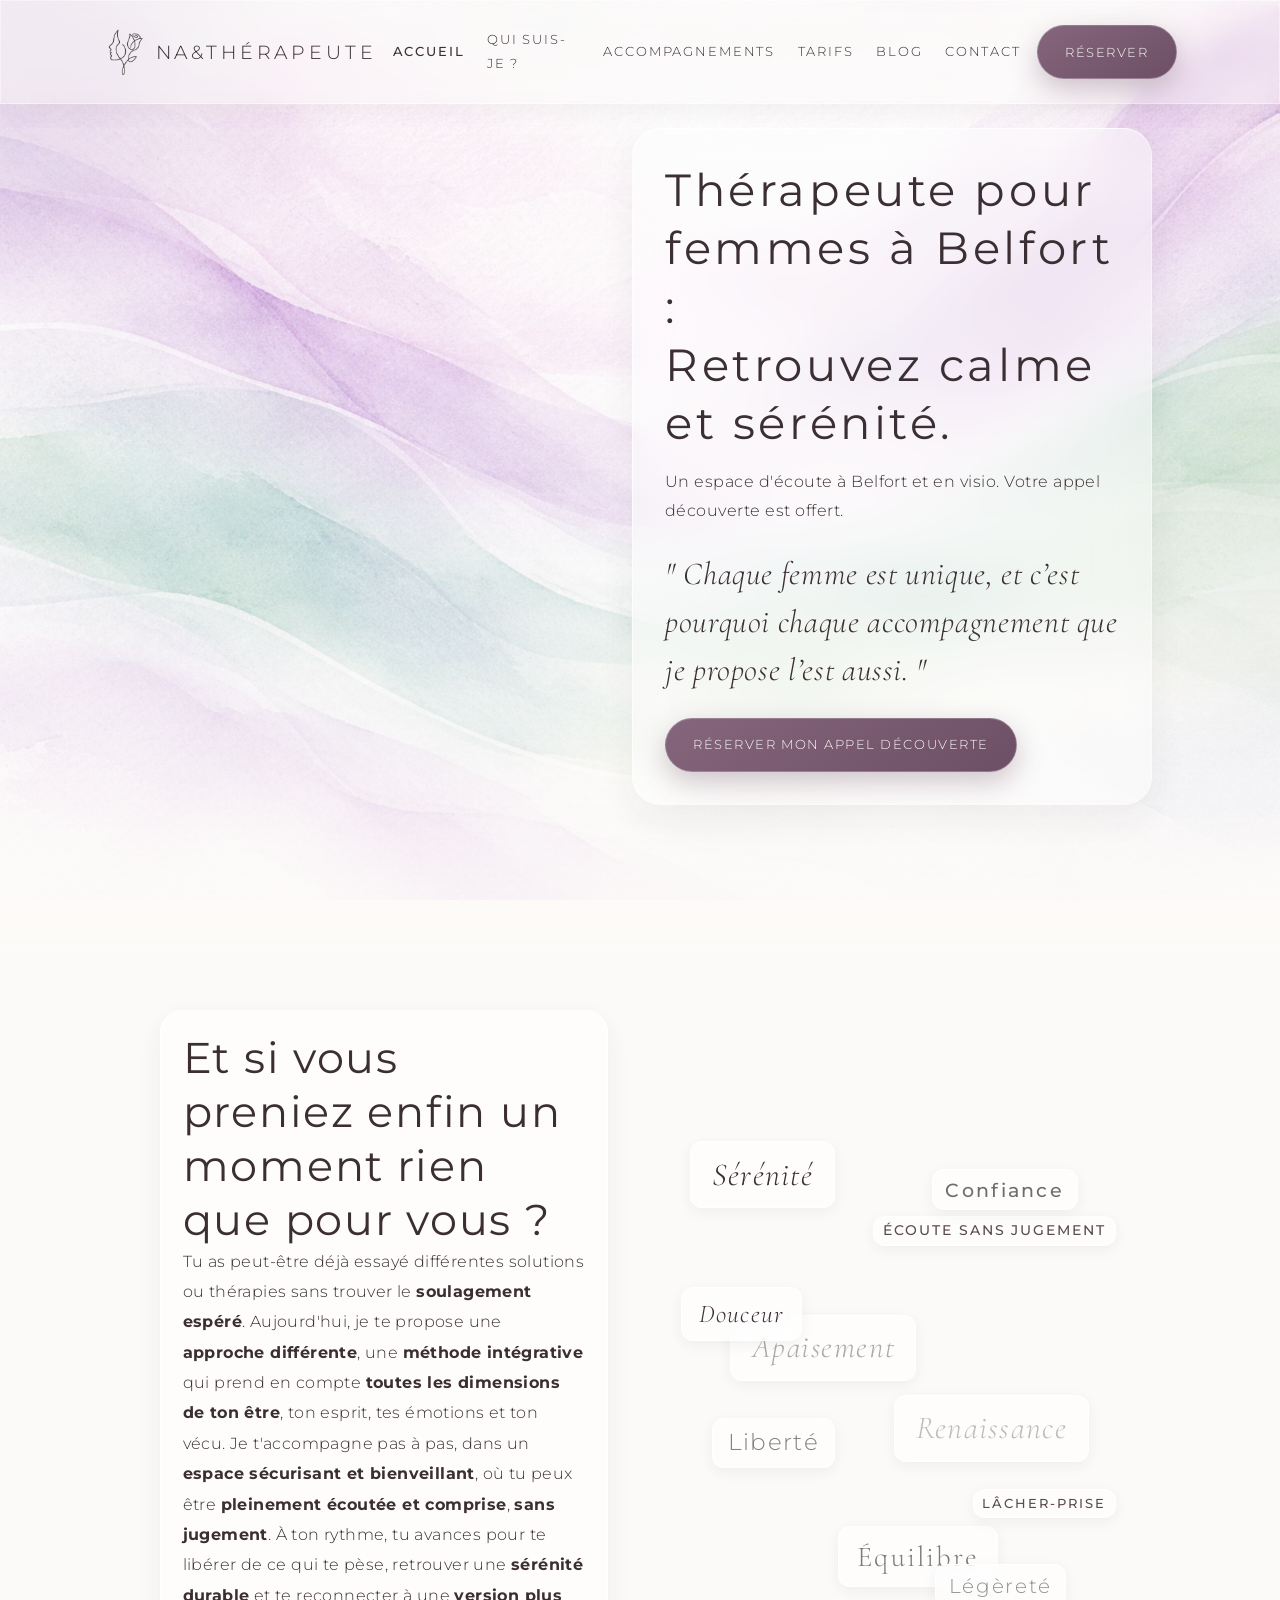
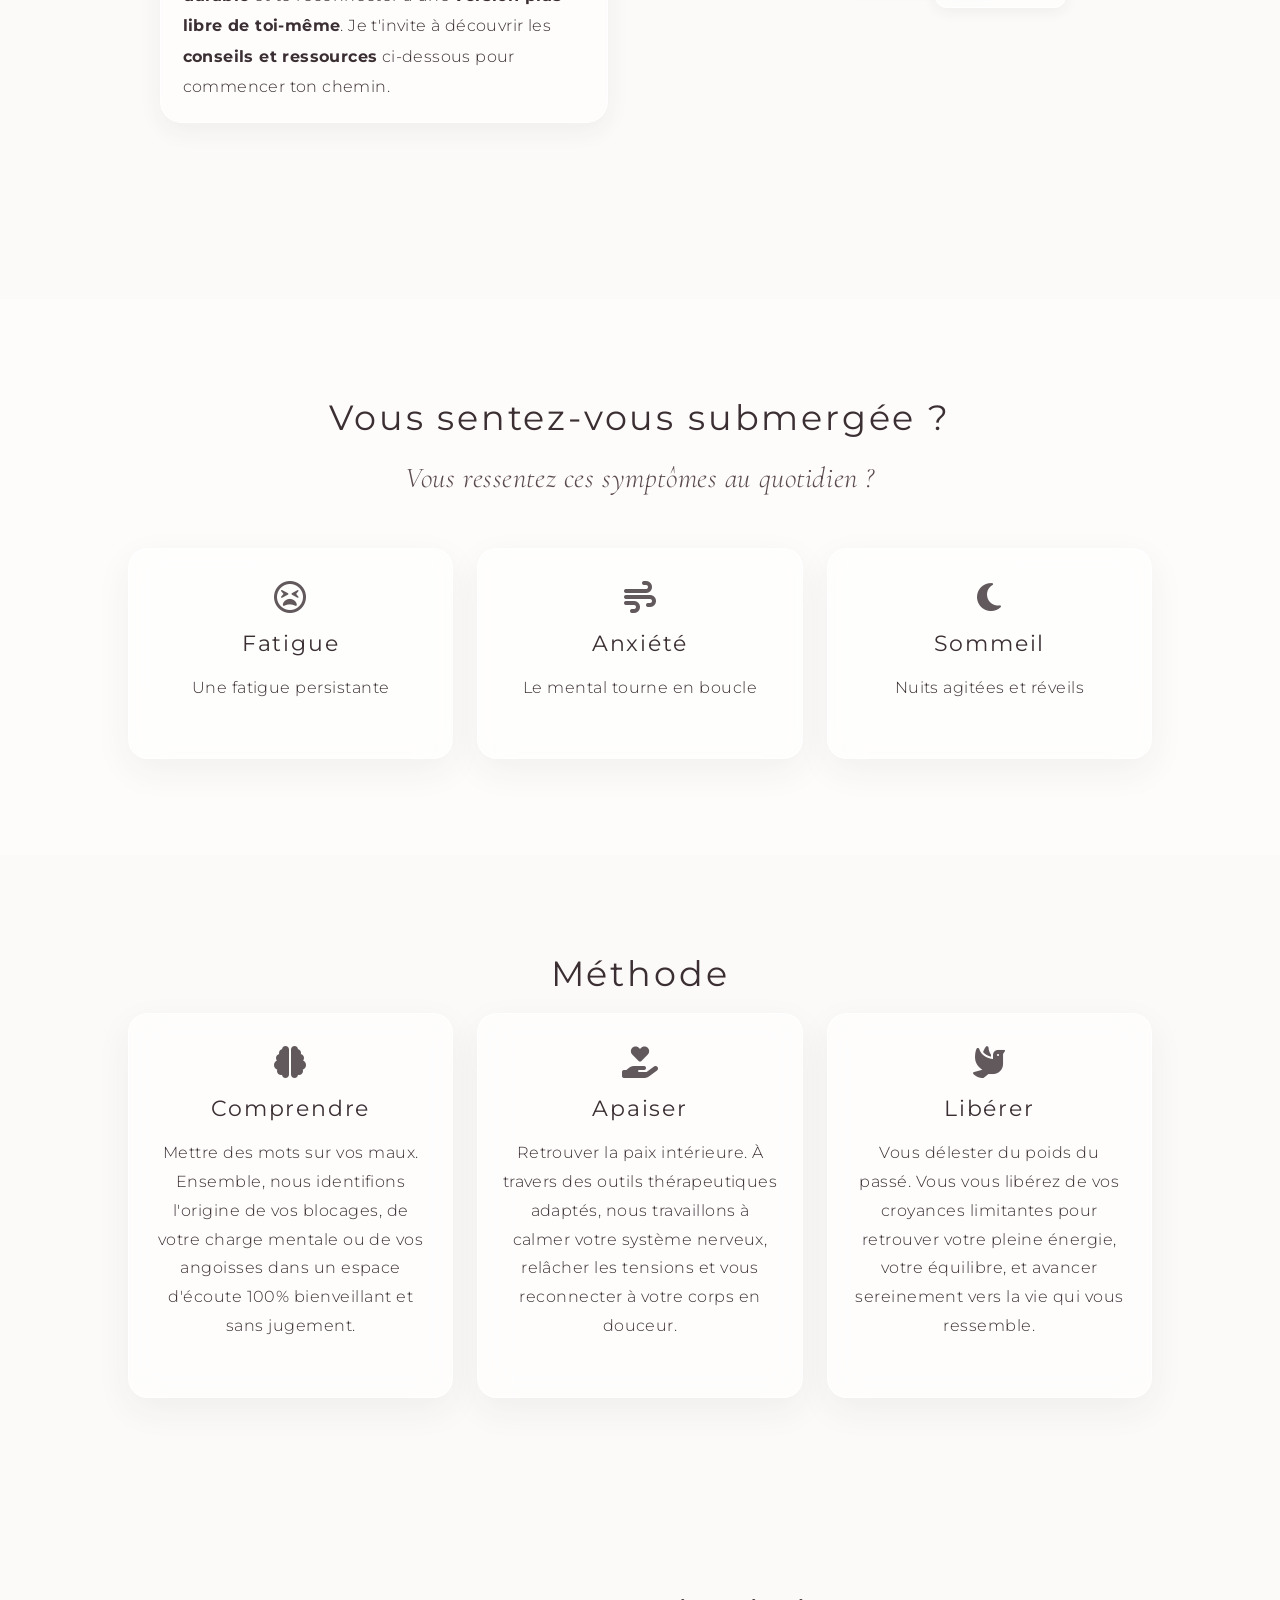
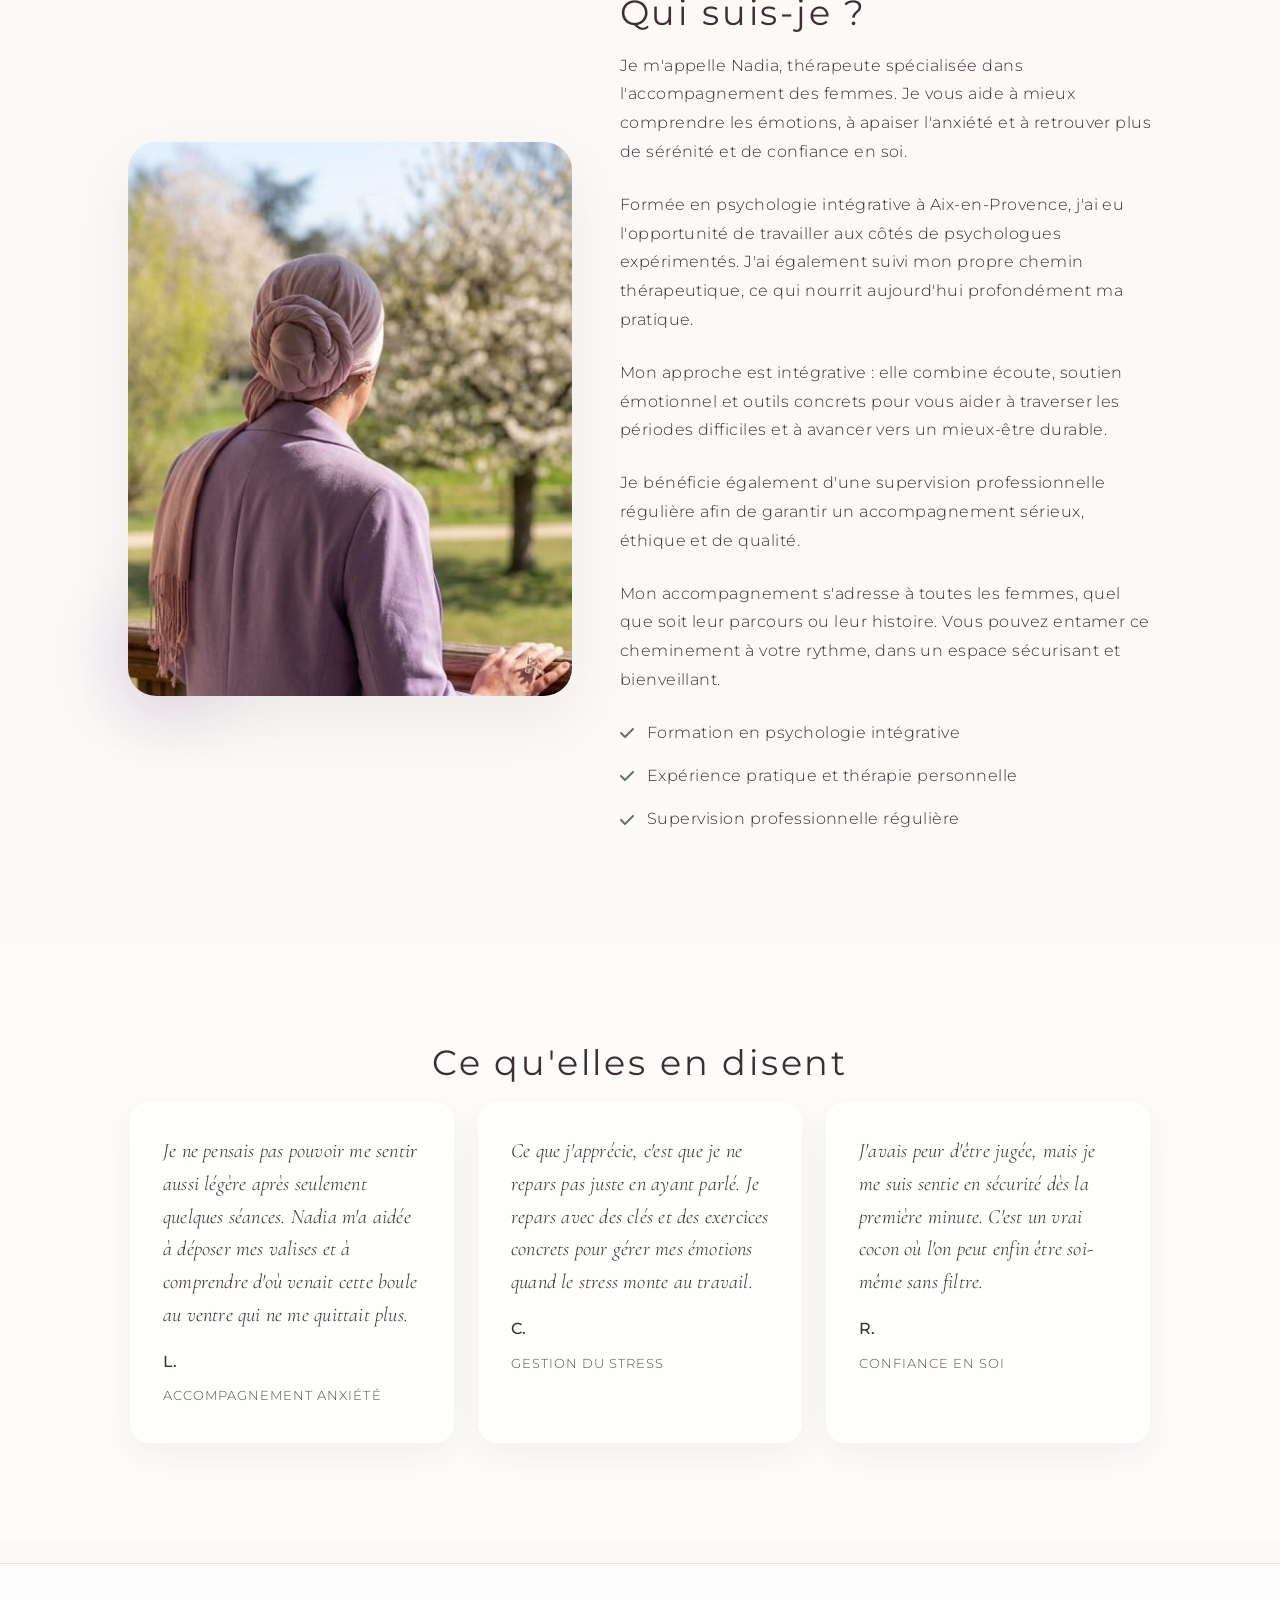
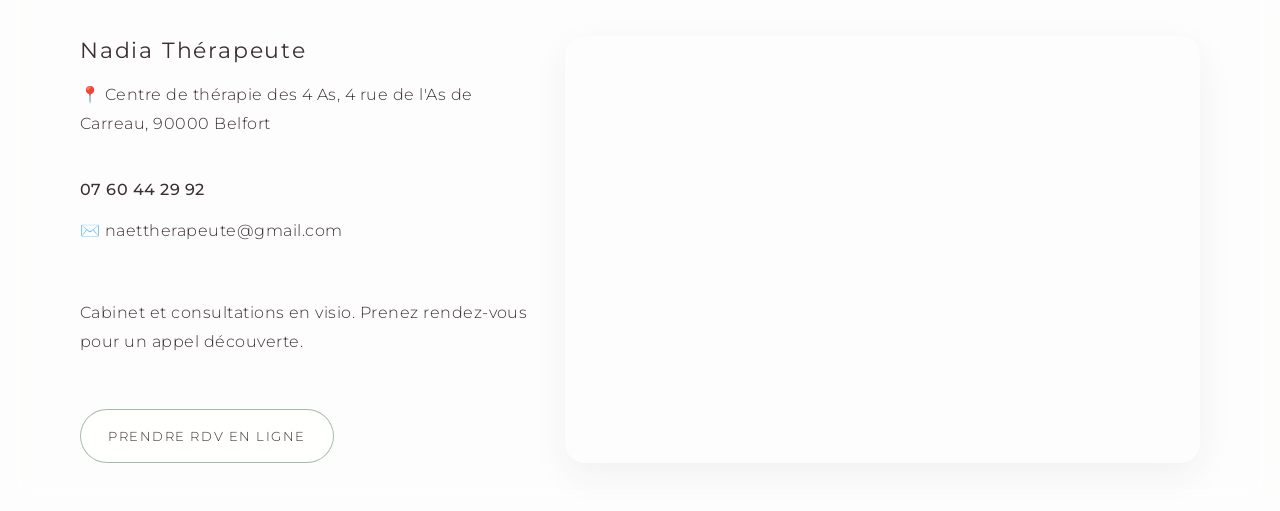
<file: index.html>
<!DOCTYPE html>
<html lang="fr">
<head>
    <meta charset="UTF-8">
    <meta name="viewport" content="width=device-width, initial-scale=1.0">
    <title>Thérapeute pour femmes à Belfort | Nadia Na&Thérapeute</title>
    <meta name="description" content="Thérapeute pour femmes à Belfort : gestion du stress, anxiété et burn-out. Cabinet et visio. Réservez votre appel découverte avec Nadia.">
    <link rel="stylesheet" href="style.css">
    <script type="application/ld+json">
    {
      "@context": "https://schema.org",
      "@type": "HealthAndBeautyBusiness",
      "name": "Nadia Thérapeute - Na&Thérapeute",
      "alternateName": "Centre de thérapie des 4 As",
      "description": "Thérapeute pour femmes à Belfort : accompagnement stress, anxiété, burn-out et confiance en soi.",
      "url": "https://www.nadia-therapeute-belfort.fr",
      "telephone": "+33760442992",
      "email": "naettherapeute@gmail.com",
      "address": {
        "@type": "PostalAddress",
        "streetAddress": "4 rue de l'As de Carreau",
        "addressLocality": "Belfort",
        "postalCode": "90000",
        "addressCountry": "FR"
      },
      "areaServed": [
        {
          "@type": "City",
          "name": "Belfort"
        },
        {
          "@type": "AdministrativeArea",
          "name": "France"
        }
      ],
      "serviceType": [
        "Thérapie pour femmes",
        "Gestion du stress",
        "Accompagnement burn-out",
        "Consultations en visio"
      ],
      "priceRange": "€€"
    }
    </script>
    
    <link rel="stylesheet" href="https://cdnjs.cloudflare.com/ajax/libs/font-awesome/6.4.0/css/all.min.css">
</head>
<body class="page-accueil">

    <div class="aquarelle-blob aquarelle-blob--mauve" aria-hidden="true"></div>
    <div class="aquarelle-blob aquarelle-blob--sauge" aria-hidden="true"></div>

    <header class="site-header">
        <a class="logo" href="index.html"><img src="llogo.png" alt="Logo Na&Thérapeute, thérapeute pour femmes à Belfort"> Na&Thérapeute</a>
        <button type="button" class="burger" aria-label="Menu"><span></span><span></span><span></span></button>
        <nav class="nav-links">
            <a href="index.html" class="active">Accueil</a>
            <a href="index.html#qui-suis-je">Qui suis-je ?</a>
            <a href="accompagenement.html">Accompagnements</a>
            <a href="tarif.html">Tarifs</a>
            <a href="blog-anxiete.html">Blog</a>
            <a href="contact.html">Contact</a>
        </nav>
        <a href="contact.html" class="btn-pill btn-primary">Réserver</a>
    </header>

    <main>
    <section class="hero" id="accueil">
        
        <video autoplay loop muted playsinline class="bg-video">
            <source src="Vidéo_d_animation_naturelle_sans_son.mp4" type="video/mp4">
        </video>
        
        <div class="video-overlay"></div>

        <div class="glass-card">
            <h1>Thérapeute pour femmes à Belfort :<br>Retrouvez calme et sérénité.</h1>
            <p>Un espace d'écoute à Belfort et en visio. Votre appel découverte est offert.</p>
            <p class="cursive">" Chaque femme est unique, et c’est pourquoi chaque accompagnement que je propose l’est aussi. "</p>
            <a href="contact.html" class="btn-pill btn-primary">Réserver mon appel découverte</a>
        </div>
    </section>

    <section class="intro-text">
        <div class="intro-layout">
            <div class="intro-grid">
                <div class="intro-message">
                    <div class="intro-card-item intro-card-title">
                        <h2>Et si vous preniez enfin un moment rien que pour vous&nbsp;?</h2>
                        <p>Tu as peut-être déjà essayé différentes solutions ou thérapies sans trouver le <strong>soulagement espéré</strong>. Aujourd'hui, je te propose une <strong>approche différente</strong>, une <strong>méthode intégrative</strong> qui prend en compte <strong>toutes les dimensions de ton être</strong>, ton esprit, tes émotions et ton vécu. Je t'accompagne pas à pas, dans un <strong>espace sécurisant et bienveillant</strong>, où tu peux être <strong>pleinement écoutée et comprise</strong>, <strong>sans jugement</strong>. À ton rythme, tu avances pour te libérer de ce qui te pèse, retrouver une <strong>sérénité durable</strong> et te reconnecter à une <strong>version plus libre de toi-même</strong>. Je t'invite à découvrir les <strong>conseils et ressources</strong> ci-dessous pour commencer ton chemin.</p>
                    </div>
                </div>
                <div class="intro-keywords keyword-cloud" aria-hidden="true">
                    <span class="keyword-word keyword-1">Sérénité</span>
                    <span class="keyword-word keyword-2">Écoute sans jugement</span>
                    <span class="keyword-word keyword-7">Douceur</span>
                    <span class="keyword-word keyword-3">Liberté</span>
                    <span class="keyword-word keyword-4">Apaisement</span>
                    <span class="keyword-word keyword-8">Renaissance</span>
                    <span class="keyword-word keyword-5">Équilibre</span>
                    <span class="keyword-word keyword-9">Lâcher-prise</span>
                    <span class="keyword-word keyword-6">Confiance</span>
                    <span class="keyword-word keyword-10">Légèreté</span>
                </div>
            </div>
        </div>
    </section>

    

    <section class="pain-section">
        <h2>Vous sentez-vous submergée ?</h2>
        <p class="subtitle cursive subtitle-cursive">Vous ressentez ces symptômes au quotidien ?</p>
        
        <div class="pain-grid">
            <div class="pain-item">
                <i class="fa-regular fa-face-tired pain-icon"></i>
                <h3>Fatigue</h3>
                <p>Une fatigue persistante</p>
            </div>
            <div class="pain-item">
                <i class="fa-solid fa-wind pain-icon"></i>
                <h3>Anxiété</h3>
                <p>Le mental tourne en boucle</p>
            </div>
            <div class="pain-item">
                <i class="fa-solid fa-moon pain-icon"></i>
                <h3>Sommeil</h3>
                <p>Nuits agitées et réveils</p>
            </div>
        </div>
    </section>

    <section class="method-section" id="methode">
        <h2>Méthode</h2>
        <div class="cards-grid">
    <article class="method-card">
        <i class="fa-solid fa-brain method-icon"></i>
        <h3>Comprendre</h3>
        <p>Mettre des mots sur vos maux. Ensemble, nous identifions l'origine de vos blocages, de votre charge mentale ou de vos angoisses dans un espace d'écoute 100% bienveillant et sans jugement.</p>
    </article>
    <article class="method-card">
        <i class="fa-solid fa-hand-holding-heart method-icon"></i>
        <h3>Apaiser</h3>
        <p>Retrouver la paix intérieure. À travers des outils thérapeutiques adaptés, nous travaillons à calmer votre système nerveux, relâcher les tensions et vous reconnecter à votre corps en douceur.</p>
    </article>
    <article class="method-card">
        <i class="fa-solid fa-dove method-icon"></i>
        <h3>Libérer</h3>
        <p>Vous délester du poids du passé. Vous vous libérez de vos croyances limitantes pour retrouver votre pleine énergie, votre équilibre, et avancer sereinement vers la vie qui vous ressemble.</p>
    </article>
</div>
    </section>
<section class="about" id="qui-suis-je">
        <div class="about-panel">
            <div class="about-img-box">
                <div class="about-circle-deco"></div>
                <img src="nadia.jpeg" alt="Nadia, thérapeute à Belfort, accompagnement stress et anxiété">
            </div>
            <div class="about-text">
                <h2>Qui suis-je ?</h2>
                <p>Je m'appelle Nadia, thérapeute spécialisée dans l'accompagnement des femmes. Je vous aide à mieux comprendre les émotions, à apaiser l'anxiété et à retrouver plus de sérénité et de confiance en soi.</p>
                <p>Formée en psychologie intégrative à Aix-en-Provence, j'ai eu l'opportunité de travailler aux côtés de psychologues expérimentés. J'ai également suivi mon propre chemin thérapeutique, ce qui nourrit aujourd'hui profondément ma pratique.</p>
                <p>Mon approche est intégrative : elle combine écoute, soutien émotionnel et outils concrets pour vous aider à traverser les périodes difficiles et à avancer vers un mieux-être durable.</p>
                <p>Je bénéficie également d'une supervision professionnelle régulière afin de garantir un accompagnement sérieux, éthique et de qualité.</p>
                <p>Mon accompagnement s'adresse à toutes les femmes, quel que soit leur parcours ou leur histoire. Vous pouvez entamer ce cheminement à votre rythme, dans un espace sécurisant et bienveillant.</p>
                <ul class="check-list">
                    <li><i class="fa-solid fa-check"></i> Formation en psychologie intégrative</li>
                    <li><i class="fa-solid fa-check"></i> Expérience pratique et thérapie personnelle</li>
                    <li><i class="fa-solid fa-check"></i> Supervision professionnelle régulière</li>
                </ul>
            </div>
        </div>
    </section>
    <section class="testimonials-section" id="temoignages" aria-label="Témoignages clients">
        <h2>Ce qu'elles en disent</h2>
        <div class="testimonials-grid">
            <article class="testimonial-card">
                <blockquote>Je ne pensais pas pouvoir me sentir aussi légère après seulement quelques séances. Nadia m'a aidée à déposer mes valises et à comprendre d'où venait cette boule au ventre qui ne me quittait plus.</blockquote>
                <cite>L.</cite>
                <span class="testimonial-meta">Accompagnement Anxiété</span>
            </article>
            <article class="testimonial-card">
                <blockquote>Ce que j'apprécie, c'est que je ne repars pas juste en ayant parlé. Je repars avec des clés et des exercices concrets pour gérer mes émotions quand le stress monte au travail.</blockquote>
                <cite>C.</cite>
                <span class="testimonial-meta">Gestion du stress</span>
            </article>
            <article class="testimonial-card">
                <blockquote>J'avais peur d'être jugée, mais je me suis sentie en sécurité dès la première minute. C'est un vrai cocon où l'on peut enfin être soi-même sans filtre.</blockquote>
                <cite>R.</cite>
                <span class="testimonial-meta">Confiance en soi</span>
            </article>
        </div>
    </section>
    </main>

    <footer class="site-footer" id="contact">
        <div class="footer-container">
            <div class="footer-info">
                <h3>Nadia Thérapeute</h3>
                <p>📍 Centre de thérapie des 4 As, 4 rue de l'As de Carreau, 90000 Belfort</p>
                <a href="tel:+33760442992" class="footer-phone">07 60 44 29 92</a>
                <p>✉️ naettherapeute@gmail.com</p>
                <br>
                <p>Cabinet et consultations en visio. Prenez rendez-vous pour un appel découverte.</p>
                <br>
                <a href="contact.html" class="btn-pill btn-outline">Prendre RDV en ligne</a>
            </div>
            <div class="map-wrapper">
                <iframe src="https://www.google.com/maps/embed?pb=!1m18!1m12!1m3!1d2693.3!2d6.8!3d47.6!2m3!1f0!2f0!3f0!3m2!1i1024!2i768!4f13.1!3m3!1m2!1s0x0%3A0x0!2zNDfCsDM2JzAwLjAiTiA2wrA0OCcwMC4wIkU!5e0!3m2!1sfr!2sfr!4v1600000000000!5m2!1sfr!2sfr" loading="lazy"></iframe>
            </div>
        </div>
    </footer>

    <script src="main.js"></script>
</body>
</html>
</file>
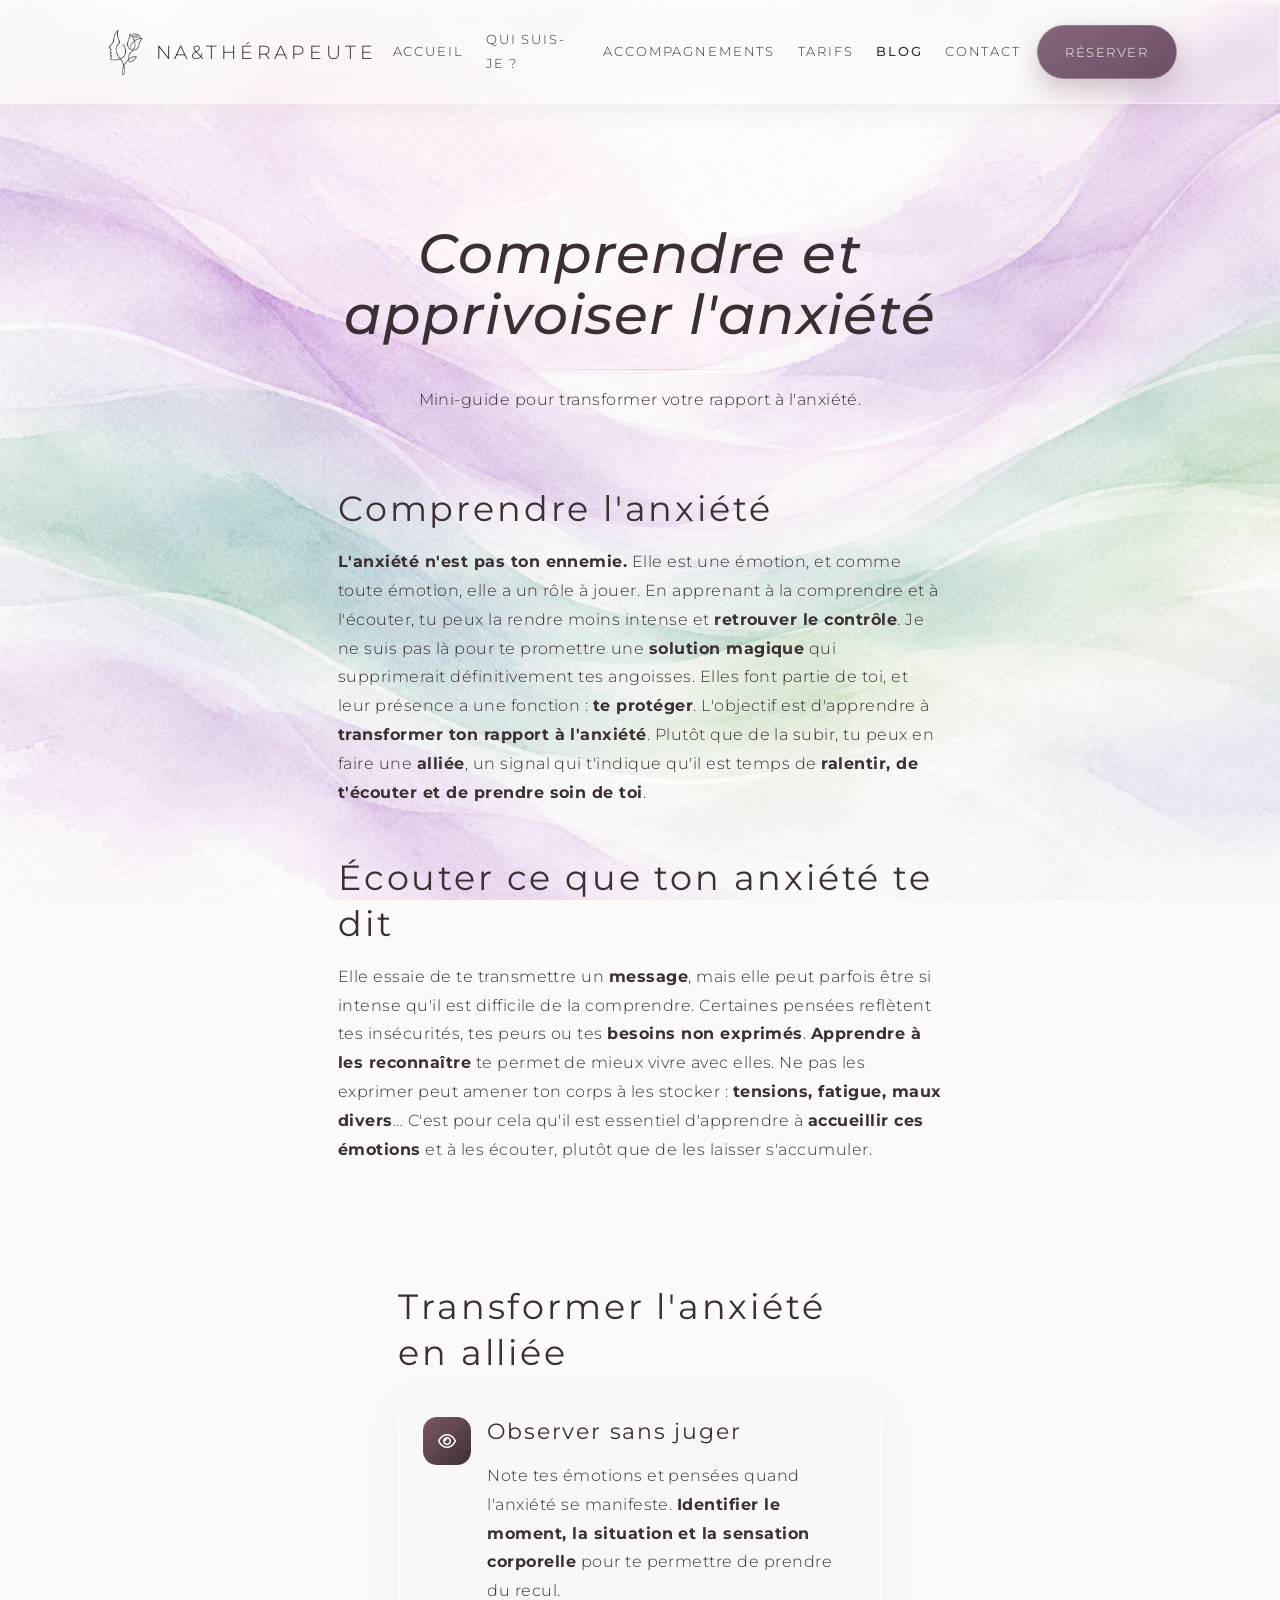
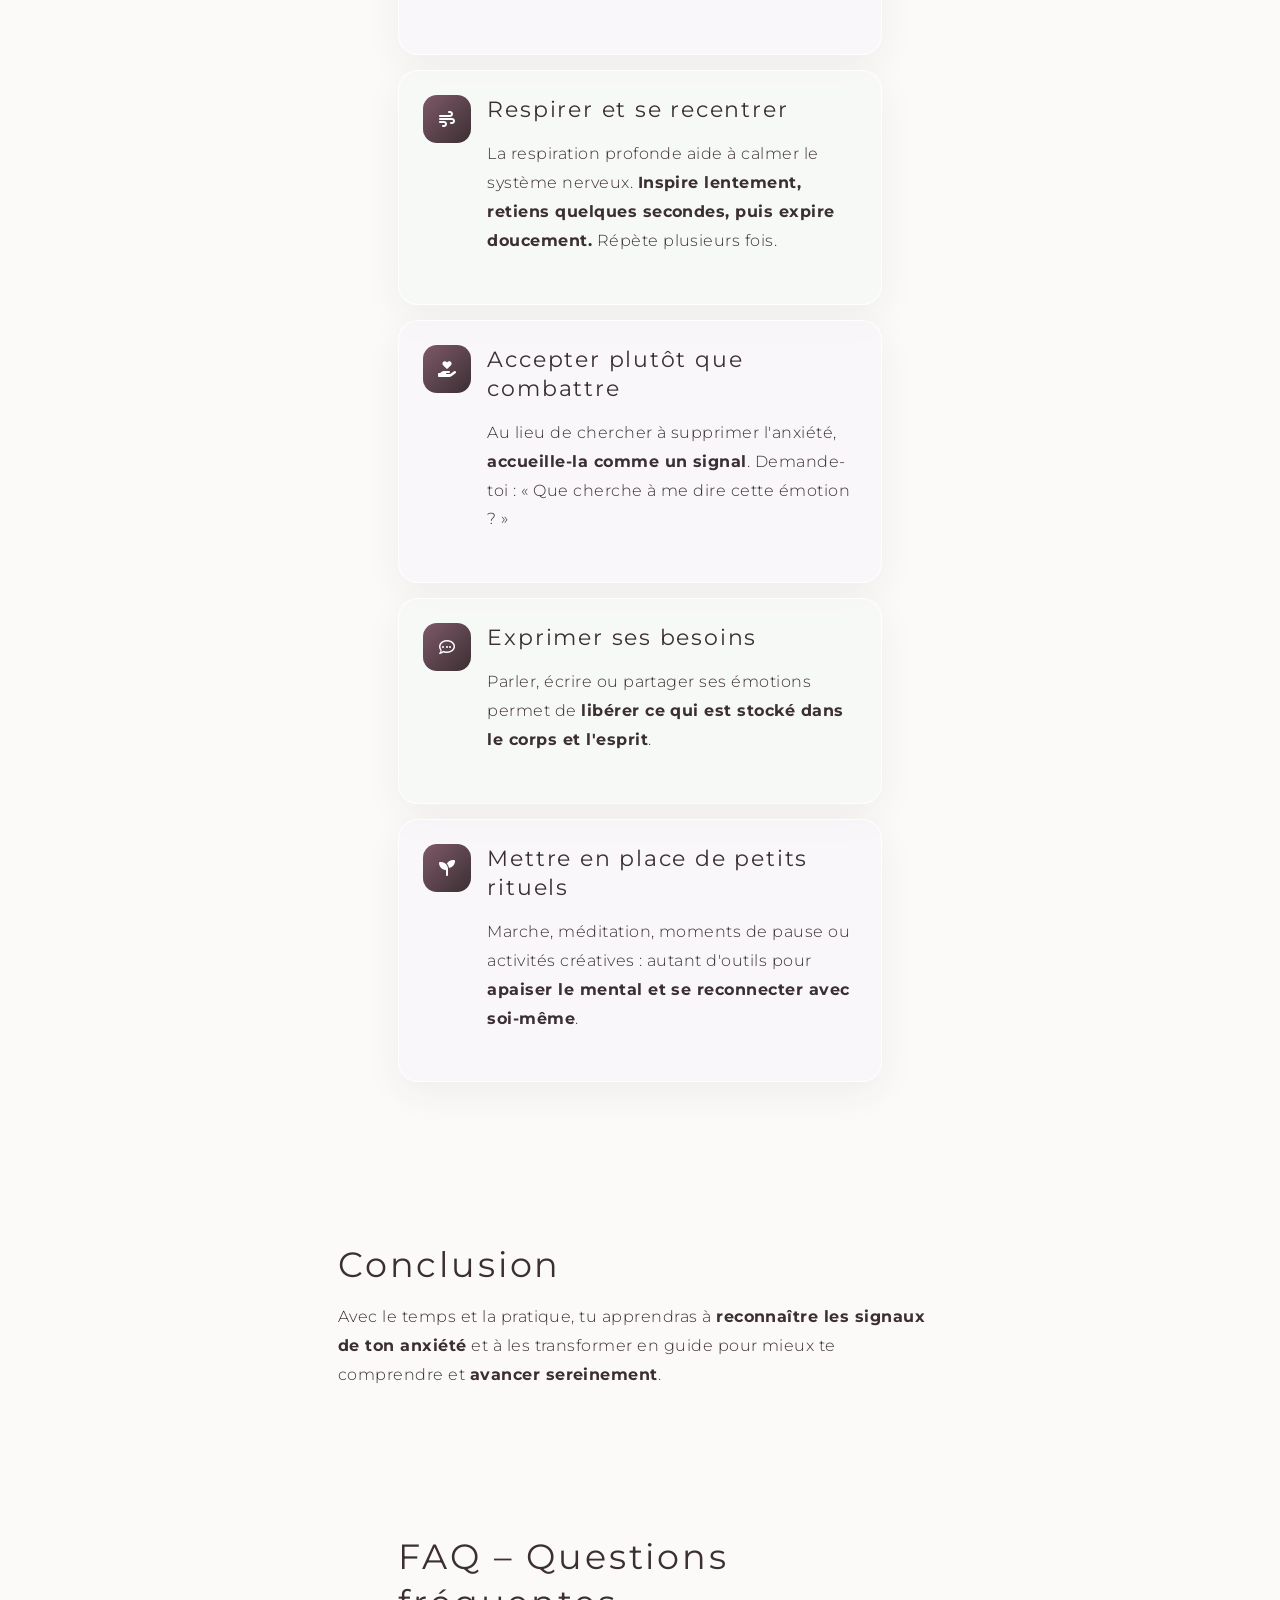
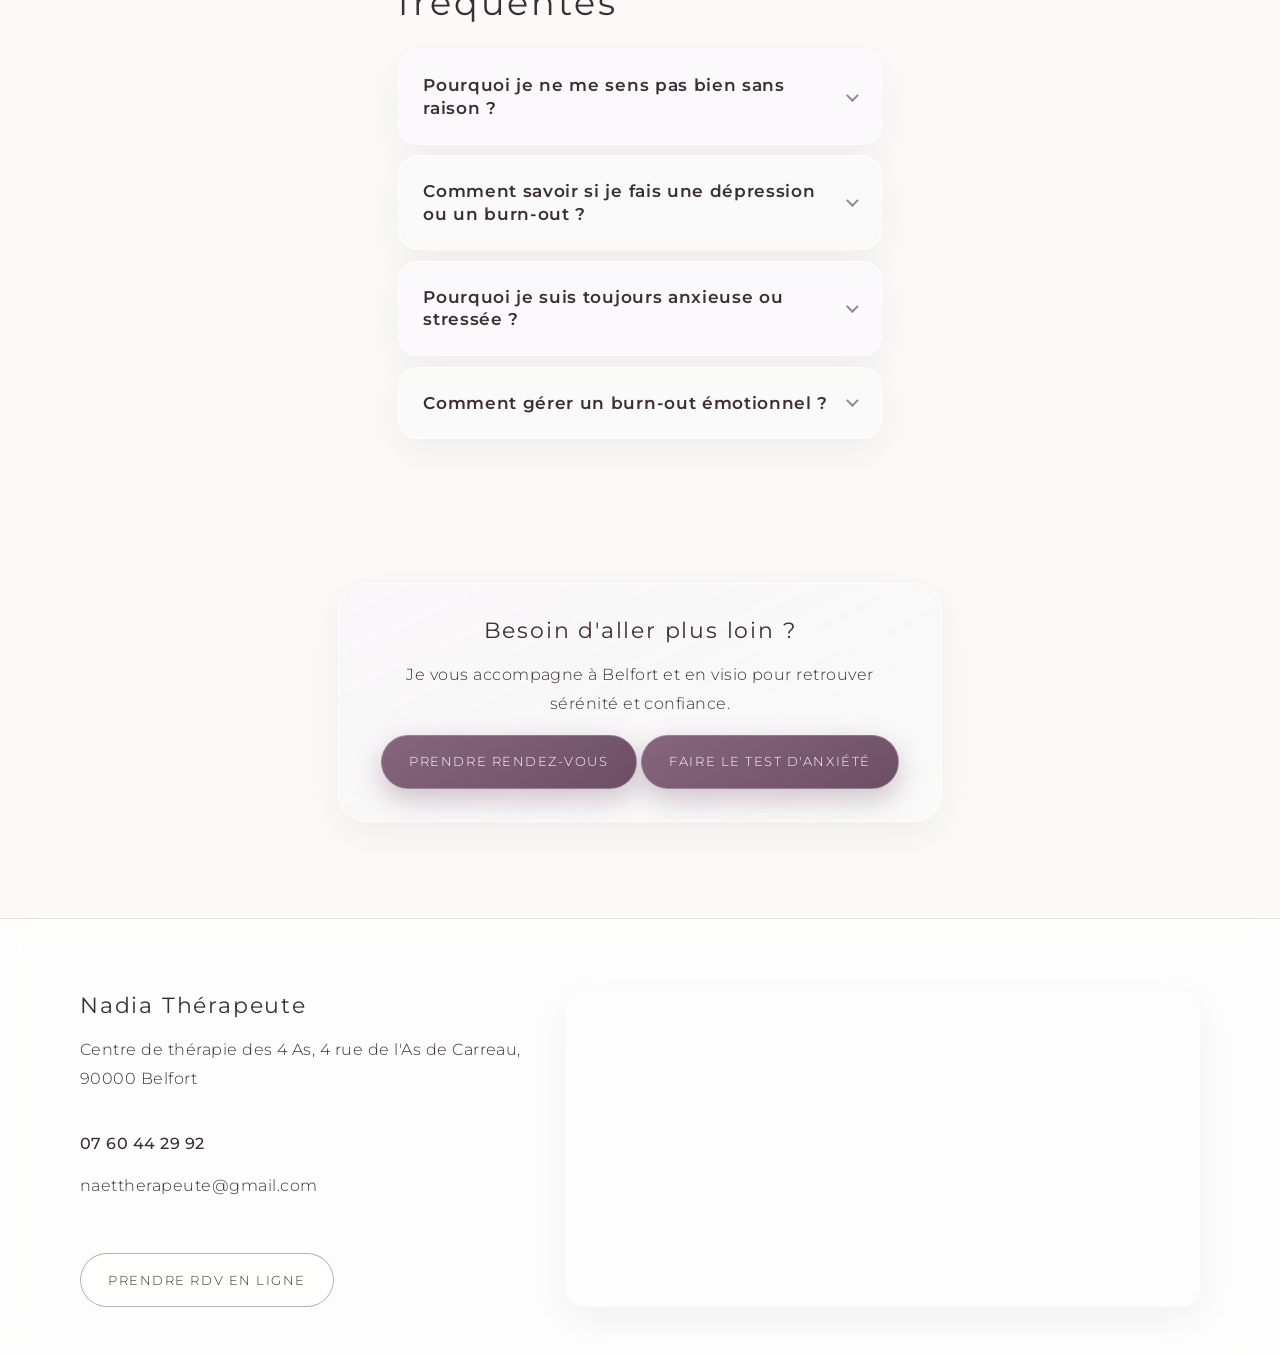
<file: blog-anxiete.html>
<!DOCTYPE html>
<html lang="fr">
<head>
    <meta charset="UTF-8">
    <meta name="viewport" content="width=device-width, initial-scale=1.0">
    <title>Blog anxiété thérapeute à Belfort | Nadia Na&Thérapeute</title>
    <meta name="description" content="Conseils d'une thérapeute à Belfort pour mieux gérer l'anxiété, le stress et la charge mentale. Découvrez le mini-guide Na&Thérapeute et passez au quiz.">
    
    <link rel="stylesheet" href="https://cdnjs.cloudflare.com/ajax/libs/font-awesome/6.4.0/css/all.min.css">
    <link rel="stylesheet" href="style.css">
</head>
<body class="blog-page">

    <header class="site-header">
        <a class="logo" href="index.html"><img src="llogo.png" alt="Logo Na&Thérapeute, thérapeute pour femmes à Belfort"> Na&Thérapeute</a>
        <button type="button" class="burger" aria-label="Menu"><span></span><span></span><span></span></button>
        <nav class="nav-links">
            <a href="index.html">Accueil</a>
            <a href="index.html#qui-suis-je">Qui suis-je ?</a>
            <a href="accompagenement.html">Accompagnements</a>
            <a href="tarif.html">Tarifs</a>
            <a href="blog-anxiete.html" class="active">Blog</a>
            <a href="contact.html">Contact</a>
        </nav>
        <a href="contact.html" class="btn-pill btn-primary">Réserver</a>
    </header>

    <main>
    <article>
        <header class="blog-hero">
            <h1 class="blog-hero-title">Comprendre et apprivoiser l'anxiété</h1>
            <p class="blog-subtitle">Mini-guide pour transformer votre rapport à l'anxiété.</p>
        </header>

        <div class="blog-content">
            <h2>Comprendre l'anxiété</h2>
            <p><strong>L'anxiété n'est pas ton ennemie.</strong> Elle est une émotion, et comme toute émotion, elle a un rôle à jouer. En apprenant à la comprendre et à l'écouter, tu peux la rendre moins intense et <strong>retrouver le contrôle</strong>. Je ne suis pas là pour te promettre une <strong>solution magique</strong> qui supprimerait définitivement tes angoisses. Elles font partie de toi, et leur présence a une fonction : <strong>te protéger</strong>. L'objectif est d'apprendre à <strong>transformer ton rapport à l'anxiété</strong>. Plutôt que de la subir, tu peux en faire une <strong>alliée</strong>, un signal qui t'indique qu'il est temps de <strong>ralentir, de t'écouter et de prendre soin de toi</strong>.</p>

            <h2>Écouter ce que ton anxiété te dit</h2>
            <p>Elle essaie de te transmettre un <strong>message</strong>, mais elle peut parfois être si intense qu'il est difficile de la comprendre. Certaines pensées reflètent tes insécurités, tes peurs ou tes <strong>besoins non exprimés</strong>. <strong>Apprendre à les reconnaître</strong> te permet de mieux vivre avec elles. Ne pas les exprimer peut amener ton corps à les stocker : <strong>tensions, fatigue, maux divers</strong>… C'est pour cela qu'il est essentiel d'apprendre à <strong>accueillir ces émotions</strong> et à les écouter, plutôt que de les laisser s'accumuler.</p>

            <section class="blog-tips">
                <h2>Transformer l'anxiété en alliée</h2>
                
                <div class="blog-tip-card">
                    <div class="blog-tip-icon"><i class="fa-regular fa-eye"></i></div>
                    <div>
                        <h3>Observer sans juger</h3>
                        <p>Note tes émotions et pensées quand l'anxiété se manifeste. <strong>Identifier le moment, la situation et la sensation corporelle</strong> pour te permettre de prendre du recul.</p>
                    </div>
                </div>
                <div class="blog-tip-card">
                    <div class="blog-tip-icon"><i class="fa-solid fa-wind"></i></div>
                    <div>
                        <h3>Respirer et se recentrer</h3>
                        <p>La respiration profonde aide à calmer le système nerveux. <strong>Inspire lentement, retiens quelques secondes, puis expire doucement.</strong> Répète plusieurs fois.</p>
                    </div>
                </div>
                <div class="blog-tip-card">
                    <div class="blog-tip-icon"><i class="fa-solid fa-hand-holding-heart"></i></div>
                    <div>
                        <h3>Accepter plutôt que combattre</h3>
                        <p>Au lieu de chercher à supprimer l'anxiété, <strong>accueille-la comme un signal</strong>. Demande-toi : « Que cherche à me dire cette émotion ? »</p>
                    </div>
                </div>
                <div class="blog-tip-card">
                    <div class="blog-tip-icon"><i class="fa-regular fa-comment-dots"></i></div>
                    <div>
                        <h3>Exprimer ses besoins</h3>
                        <p>Parler, écrire ou partager ses émotions permet de <strong>libérer ce qui est stocké dans le corps et l'esprit</strong>.</p>
                    </div>
                </div>
                <div class="blog-tip-card">
                    <div class="blog-tip-icon"><i class="fa-solid fa-seedling"></i></div>
                    <div>
                        <h3>Mettre en place de petits rituels</h3>
                        <p>Marche, méditation, moments de pause ou activités créatives : autant d'outils pour <strong>apaiser le mental et se reconnecter avec soi-même</strong>.</p>
                    </div>
                </div>
            </section>

            <h2>Conclusion</h2>
            <p>Avec le temps et la pratique, tu apprendras à <strong>reconnaître les signaux de ton anxiété</strong> et à les transformer en guide pour mieux te comprendre et <strong>avancer sereinement</strong>.</p>

            <section class="blog-faq" aria-label="FAQ – Questions fréquentes">
                <h2>FAQ – Questions fréquentes</h2>
                <div class="faq-accordion">
                    <details class="faq-item">
                        <summary class="faq-summary">Pourquoi je ne me sens pas bien sans raison ?</summary>
                        <div class="faq-panel">
                            <p class="faq-answer">Se sentir mal <strong>sans raison apparente</strong> est fréquent. Cela peut être lié à du <strong>stress accumulé</strong>, une <strong>charge mentale importante</strong> ou des <strong>émotions non exprimées</strong>. Dans ce cas, un <strong>accompagnement thérapeutique</strong> peut aider à comprendre et apaiser ce mal-être.</p>
                        </div>
                    </details>
                    <details class="faq-item">
                        <summary class="faq-summary">Comment savoir si je fais une dépression ou un burn-out ?</summary>
                        <div class="faq-panel">
                            <p class="faq-answer">Le <strong>burn-out</strong> et la <strong>dépression</strong> peuvent se manifester par une <strong>grande fatigue</strong>, une <strong>perte d'énergie</strong>, un <strong>désintérêt pour les choses du quotidien</strong> et une <strong>sensation de vide</strong>. Si ces symptômes durent, il est recommandé de <strong>consulter un thérapeute</strong>.</p>
                        </div>
                    </details>
                    <details class="faq-item">
                        <summary class="faq-summary">Pourquoi je suis toujours anxieuse ou stressée ?</summary>
                        <div class="faq-panel">
                            <p class="faq-answer">L'<strong>anxiété</strong> peut être liée à un excès de <strong>charge mentale</strong>, à des <strong>peurs inconscientes</strong> ou à des <strong>périodes de vie difficiles</strong>. Lorsqu'elle devient constante, elle peut impacter le <strong>sommeil</strong>, le <strong>corps</strong> et les <strong>émotions</strong>.</p>
                        </div>
                    </details>
                    <details class="faq-item">
                        <summary class="faq-summary">Comment gérer un burn-out émotionnel ?</summary>
                        <div class="faq-panel">
                            <p class="faq-answer">Le burn-out nécessite d'abord du <strong>repos</strong> et un <strong>accompagnement adapté</strong>. Il est important de <strong>comprendre ses limites</strong>, de <strong>réduire la pression</strong> et de travailler sur les <strong>causes profondes de l'épuisement</strong>.</p>
                        </div>
                    </details>
                </div>
            </section>

            <div class="blog-cta-box">
                <h3>Besoin d'aller plus loin ?</h3>
                <p class="blog-cta-text">Je vous accompagne à Belfort et en visio pour retrouver sérénité et confiance.</p>
                <a href="contact.html" class="btn-pill btn-primary">Prendre rendez-vous</a>
                <a href="accompagenement.html#quiz-anxiete" class="btn-pill btn-primary">Faire le test d'anxiété</a>
            </div>
        </div>
    </article>
    </main>

    <footer class="site-footer">
        <div class="footer-container">
            <div class="footer-info">
                <h3>Nadia Thérapeute</h3>
                <p>Centre de thérapie des 4 As, 4 rue de l'As de Carreau, 90000 Belfort</p>
                <a href="tel:+33760442992" class="footer-phone">07 60 44 29 92</a>
                <p>naettherapeute@gmail.com</p>
                <br>
                <a href="contact.html" class="btn-pill btn-outline">Prendre RDV en ligne</a>
            </div>
            <div class="map-wrapper">
                <iframe src="https://www.google.com/maps/embed?pb=!1m18!1m12!1m3!1d2693.3!2d6.8!3d47.6!2m3!1f0!2f0!3f0!3m2!1i1024!2i768!4f13.1!3m3!1m2!1s0x0%3A0x0!2zNDfCsDM2JzAwLjAiTiA2wrA0OCcwMC4wIkU!5e0!3m2!1sfr!2sfr!4v1600000000000!5m2!1sfr!2sfr" loading="lazy"></iframe>
            </div>
        </div>
    </footer>

    <script src="main.js"></script>
</body>
</html>
</file>
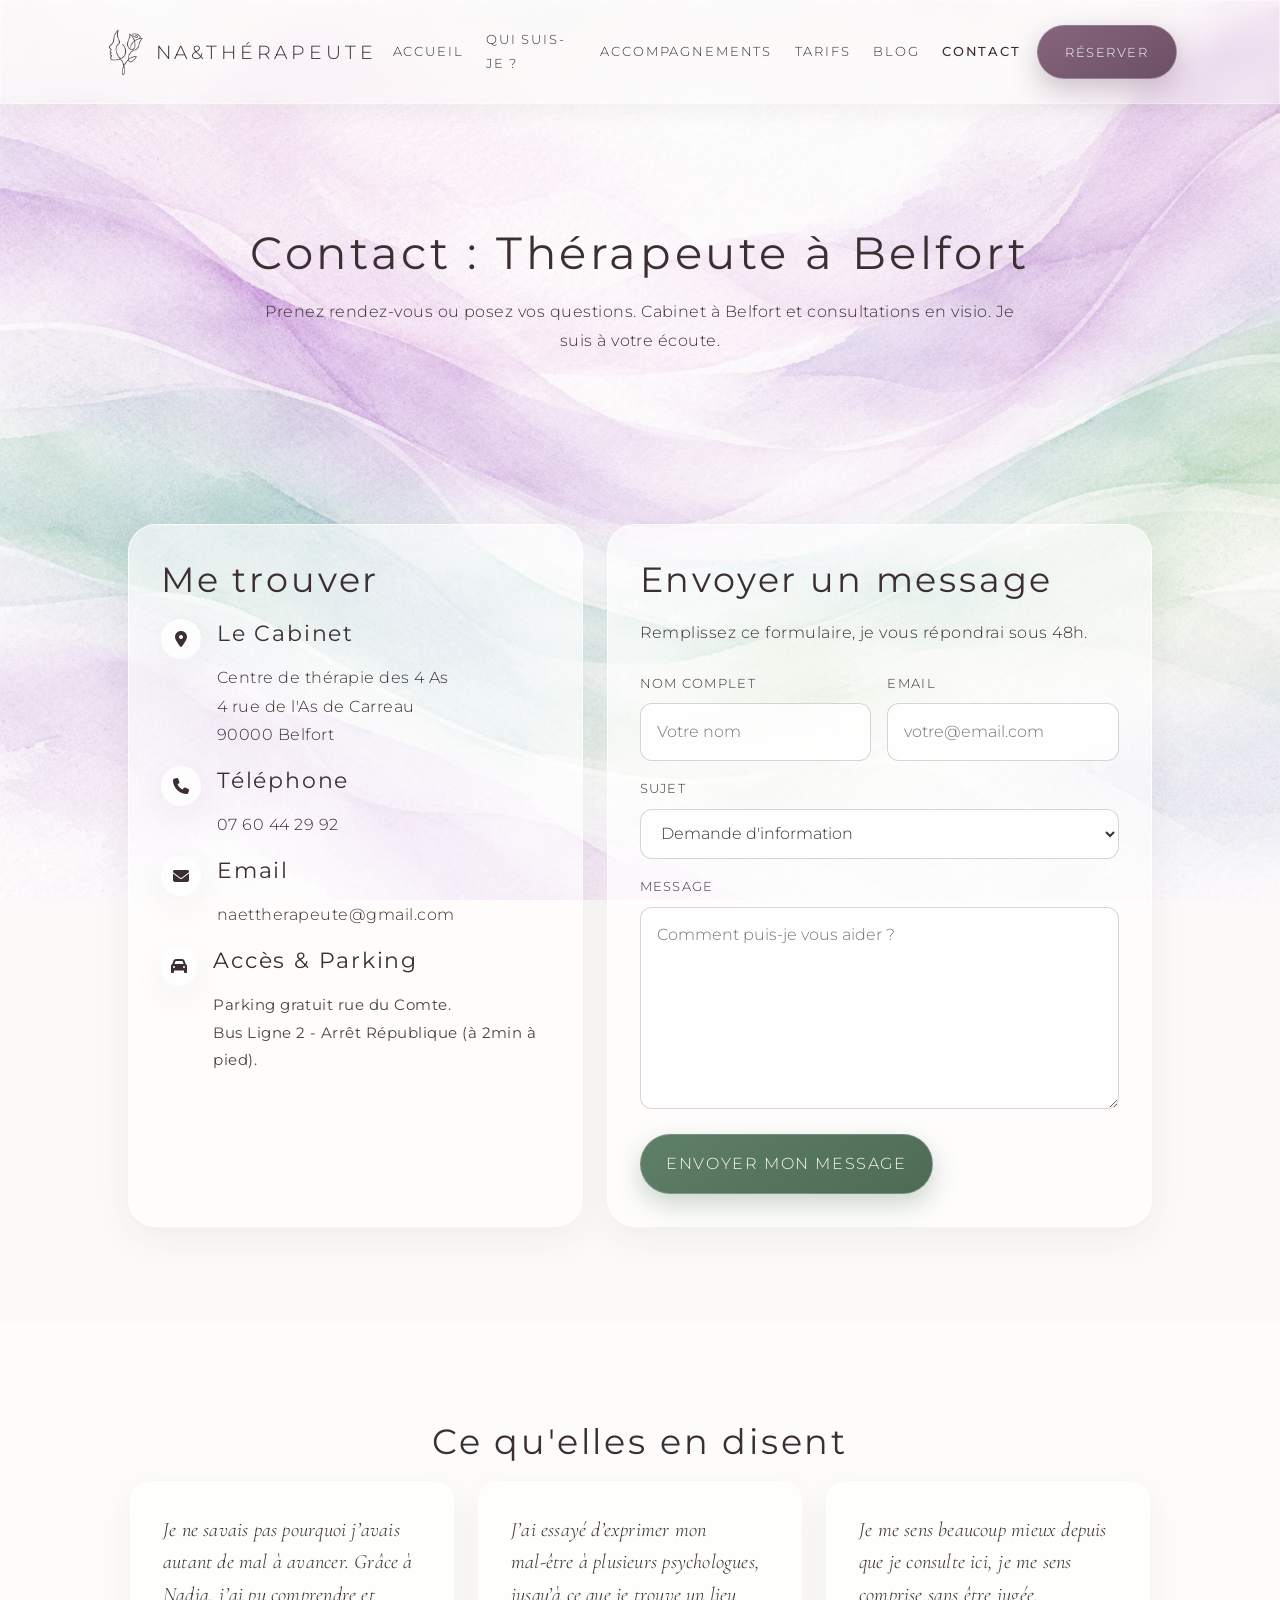
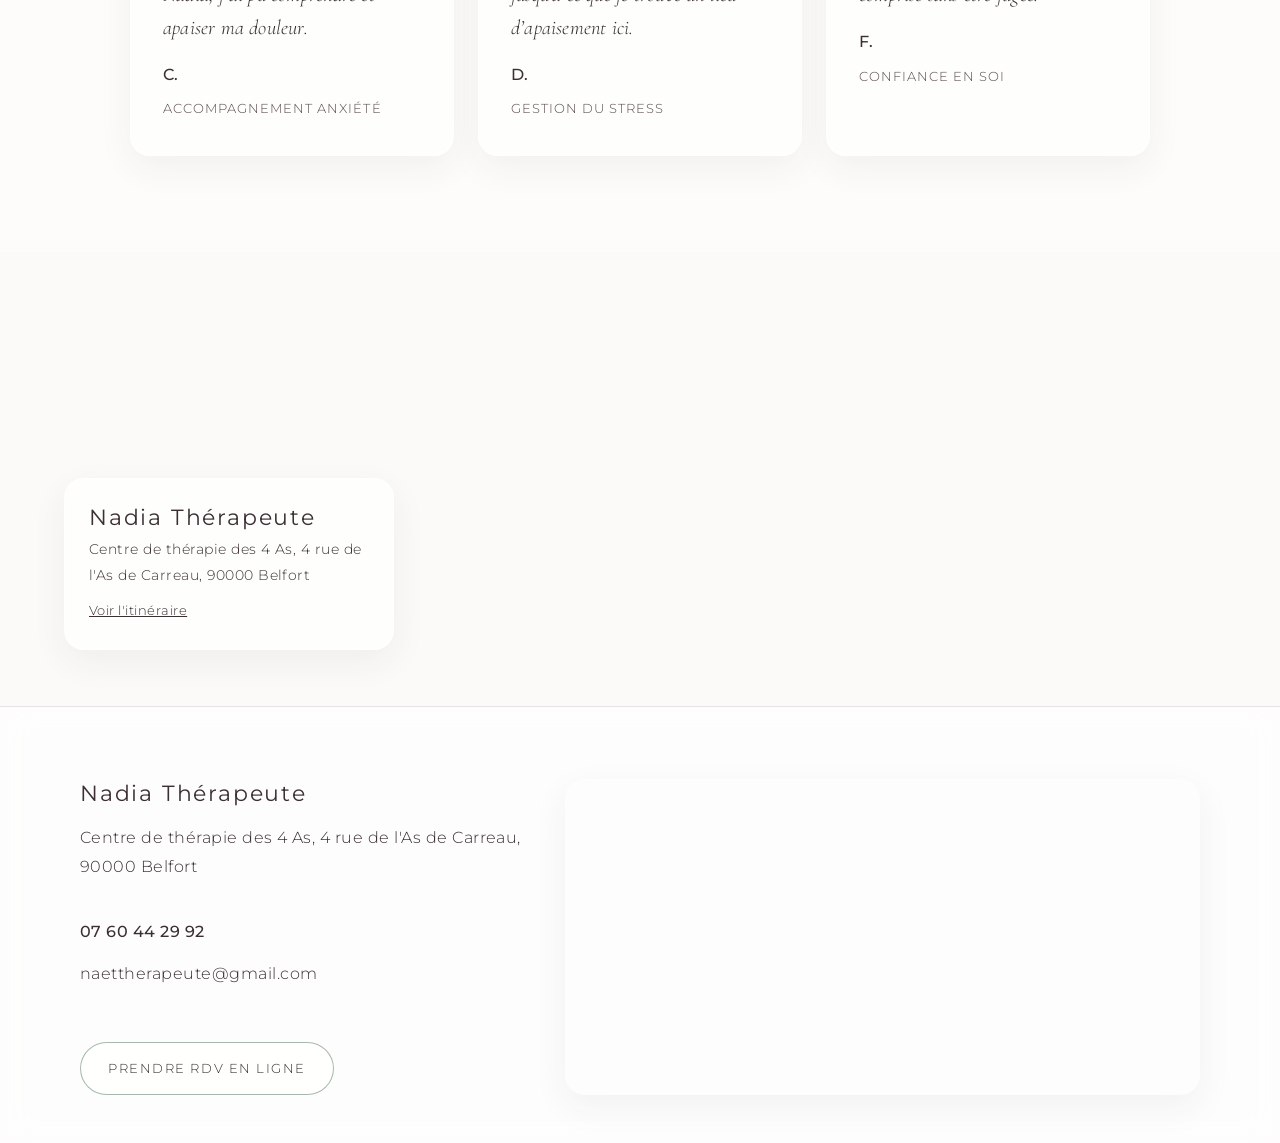
<file: contact.html>
<!DOCTYPE html>
<html lang="fr">
<head>
    <meta charset="UTF-8">
    <meta name="viewport" content="width=device-width, initial-scale=1.0">
    <title>Contact thérapeute femmes à Belfort | Nadia Na&Thérapeute</title>
    <meta name="description" content="Contactez Nadia, thérapeute pour femmes à Belfort (90000). Cabinet et visio pour stress, anxiété et burn-out. Réservez votre appel découverte.">
    <script type="application/ld+json">
    {
      "@context": "https://schema.org",
      "@type": "HealthAndBeautyBusiness",
      "name": "Nadia Thérapeute - Na&Thérapeute",
      "alternateName": "Centre de thérapie des 4 As",
      "description": "Thérapeute pour femmes à Belfort : accompagnement stress, anxiété, burn-out et confiance en soi.",
      "url": "https://www.nadia-therapeute-belfort.fr/contact.html",
      "telephone": "+33760442992",
      "email": "naettherapeute@gmail.com",
      "address": {
        "@type": "PostalAddress",
        "streetAddress": "4 rue de l'As de Carreau",
        "addressLocality": "Belfort",
        "postalCode": "90000",
        "addressCountry": "FR"
      },
      "areaServed": [
        {
          "@type": "City",
          "name": "Belfort"
        },
        {
          "@type": "Place",
          "name": "Consultations en visio"
        }
      ],
      "serviceType": [
        "Thérapie pour femmes",
        "Gestion du stress",
        "Accompagnement anxiété",
        "Consultations en visio"
      ]
    }
    </script>
    
    <link rel="stylesheet" href="https://cdnjs.cloudflare.com/ajax/libs/font-awesome/6.4.0/css/all.min.css">
    <link rel="stylesheet" href="style.css">
</head>
<body class="page-contact">

    <header class="site-header">
        <a class="logo" href="index.html"><img src="llogo.png" alt="Logo Na&Thérapeute, thérapeute pour femmes à Belfort"> Na&Thérapeute</a>
        <button type="button" class="burger" aria-label="Menu"><span></span><span></span><span></span></button>
        <nav class="nav-links">
            <a href="index.html">Accueil</a>
            <a href="index.html#qui-suis-je">Qui suis-je ?</a>
            <a href="accompagenement.html">Accompagnements</a>
            <a href="tarif.html">Tarifs</a>
            <a href="blog-anxiete.html">Blog</a>
            <a href="contact.html" class="active">Contact</a>
        </nav>
        <a href="contact.html" class="btn-pill btn-primary">Réserver</a>
    </header>

    <main>
    <section class="contact-hero">
        <h1>Contact : Thérapeute à Belfort</h1>
        <p>Prenez rendez-vous ou posez vos questions. Cabinet à Belfort et consultations en visio. Je suis à votre écoute.</p>
    </section>

    <section class="contact-section">
        <div class="contact-grid">
            
            <div class="info-card">
                <h2>Me trouver</h2>
                <ul class="info-list">
                    <li class="info-item">
                        <div class="info-icon"><i class="fa-solid fa-location-dot"></i></div>
                        <div class="info-content">
                            <h3>Le Cabinet</h3>
                            <p>Centre de thérapie des 4 As<br>4 rue de l'As de Carreau<br>90000 Belfort</p>
                        </div>
                    </li>
                    <li class="info-item">
                        <div class="info-icon"><i class="fa-solid fa-phone"></i></div>
                        <div class="info-content">
                            <h3>Téléphone</h3>
                            <p><a href="tel:+33760442992">07 60 44 29 92</a></p>
                        </div>
                    </li>
                    <li class="info-item">
                        <div class="info-icon"><i class="fa-solid fa-envelope"></i></div>
                        <div class="info-content">
                            <h3>Email</h3>
                            <p><a href="mailto:naettherapeute@gmail.com">naettherapeute@gmail.com</a></p>
                        </div>
                    </li>
                    <li class="info-item">
                        <div class="info-icon"><i class="fa-solid fa-car"></i></div>
                        <div class="info-content">
                            <h3>Accès & Parking</h3>
                            <p class="contact-access-note">
                                Parking gratuit rue du Comte.<br>
                                Bus Ligne 2 - Arrêt République (à 2min à pied).
                            </p>
                        </div>
                    </li>
                </ul>
            </div>

            <div class="form-card">
                <h2>Envoyer un message</h2>
                <div id="form-success-banner" class="form-success-banner" role="status" hidden>
                    Merci : votre message a bien été envoyé. Je vous répondrai sous 48&nbsp;h.
                </div>
                <p>Remplissez ce formulaire, je vous répondrai sous 48h.</p>
                
                <form
                    class="contact-form"
                    action="https://formspree.io/f/mqewbkye"
                    method="POST"
                    accept-charset="UTF-8"
                >
                    <input type="hidden" name="_next" value="https://www.nadia-therapeute-belfort.fr/contact.html?envoye=1">
                    <input type="hidden" name="_subject" value="Message depuis le site Na&amp;Thérapeute">
                    <div class="form-honeypot" aria-hidden="true">
                        <input type="text" name="_gotcha" tabindex="-1" autocomplete="off" value="">
                    </div>
                    <div class="form-row">
                        <div class="form-group">
                            <label for="nom">Nom complet</label>
                            <input type="text" id="nom" name="nom" placeholder="Votre nom" autocomplete="name" required>
                        </div>
                        <div class="form-group">
                            <label for="email">Email</label>
                            <input type="email" id="email" name="email" placeholder="votre@email.com" autocomplete="email" required>
                        </div>
                    </div>
                    
                    <div class="form-group">
                        <label for="sujet">Sujet</label>
                        <select id="sujet" name="sujet" required>
                            <option value="Demande d'information">Demande d'information</option>
                            <option value="Prise de rendez-vous">Prise de rendez-vous</option>
                            <option value="Autre">Autre</option>
                        </select>
                    </div>

                    <div class="form-group">
                        <label for="message">Message</label>
                        <textarea id="message" name="message" placeholder="Comment puis-je vous aider ?" required rows="6"></textarea>
                    </div>

                    <button type="submit" class="btn-submit">Envoyer mon message</button>
                </form>
            </div>

        </div>
    </section>

    <section class="testimonials-section" aria-label="Témoignages clients">
        <h2>Ce qu'elles en disent</h2>
        <div class="testimonials-grid">
            <article class="testimonial-card">
                <blockquote>Je ne savais pas pourquoi j’avais autant de mal à avancer. Grâce à Nadia, j’ai pu comprendre et apaiser ma douleur.</blockquote>
                <cite>C.</cite>
                <span class="testimonial-meta">Accompagnement Anxiété</span>
            </article>
            <article class="testimonial-card">
                <blockquote>J’ai essayé d’exprimer mon mal-être à plusieurs psychologues, jusqu’à ce que je trouve un lieu d’apaisement ici.</blockquote>
                <cite>D.</cite>
                <span class="testimonial-meta">Gestion du stress</span>
            </article>
            <article class="testimonial-card">
                <blockquote>Je me sens beaucoup mieux depuis que je consulte ici, je me sens comprise sans être jugée.</blockquote>
                <cite>F.</cite>
                <span class="testimonial-meta">Confiance en soi</span>
            </article>
        </div>
    </section>

    <section class="map-section">
        <iframe src="https://www.google.com/maps/embed?pb=!1m18!1m12!1m3!1d43093.85867160759!2d6.826257649999999!3d47.639674!2m3!1f0!2f0!3f0!3m2!1i1024!2i768!4f13.1!3m3!1m2!1s0x47923b7b6dfdc2b3%3A0x40a5fb99a372670!2s90000%20Belfort!5e0!3m2!1sfr!2sfr!4v1700000000000!5m2!1sfr!2sfr" allowfullscreen="" loading="lazy"></iframe>
        
        <div class="map-overlay-card">
            <h3 class="map-overlay-title">Nadia Thérapeute</h3>
            <p class="map-overlay-text">Centre de thérapie des 4 As, 4 rue de l'As de Carreau, 90000 Belfort</p>
            <a href="https://maps.google.com" target="_blank" class="map-overlay-link">Voir l'itinéraire</a>
        </div>
    </section>
    </main>

    <footer class="site-footer">
        <div class="footer-container">
            <div class="footer-info">
                <h3>Nadia Thérapeute</h3>
                <p>Centre de thérapie des 4 As, 4 rue de l'As de Carreau, 90000 Belfort</p>
                <a href="tel:+33760442992" class="footer-phone">07 60 44 29 92</a>
                <p>naettherapeute@gmail.com</p>
                <br>
                <a href="contact.html" class="btn-pill btn-outline">Prendre RDV en ligne</a>
            </div>
            <div class="map-wrapper">
                <iframe src="https://www.google.com/maps/embed?pb=!1m18!1m12!1m3!1d2693.3!2d6.8!3d47.6!2m3!1f0!2f0!3f0!3m2!1i1024!2i768!4f13.1!3m3!1m2!1s0x0%3A0x0!2zNDfCsDM2JzAwLjAiTiA2wrA0OCcwMC4wIkU!5e0!3m2!1sfr!2sfr!4v1600000000000!5m2!1sfr!2sfr" loading="lazy"></iframe>
            </div>
        </div>
    </footer>

    <script src="main.js"></script>
</body>
</html>
</file>
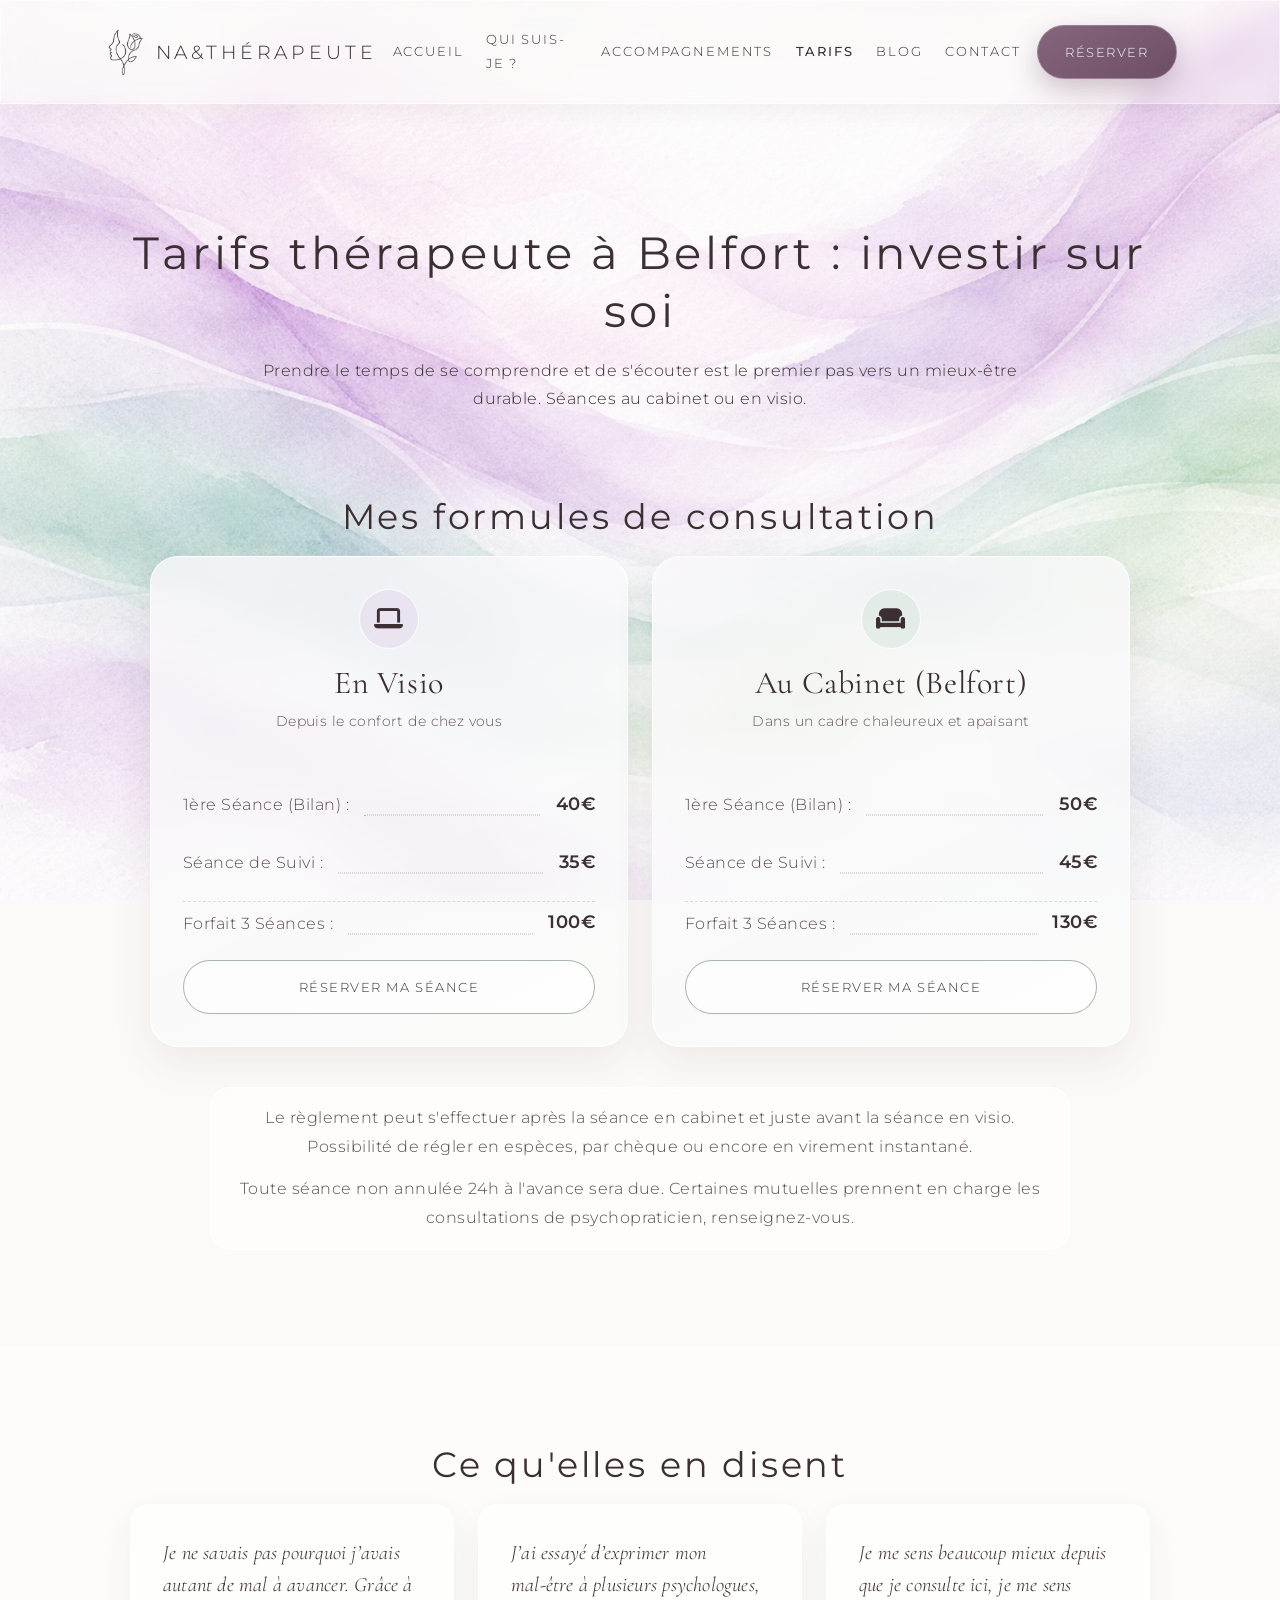
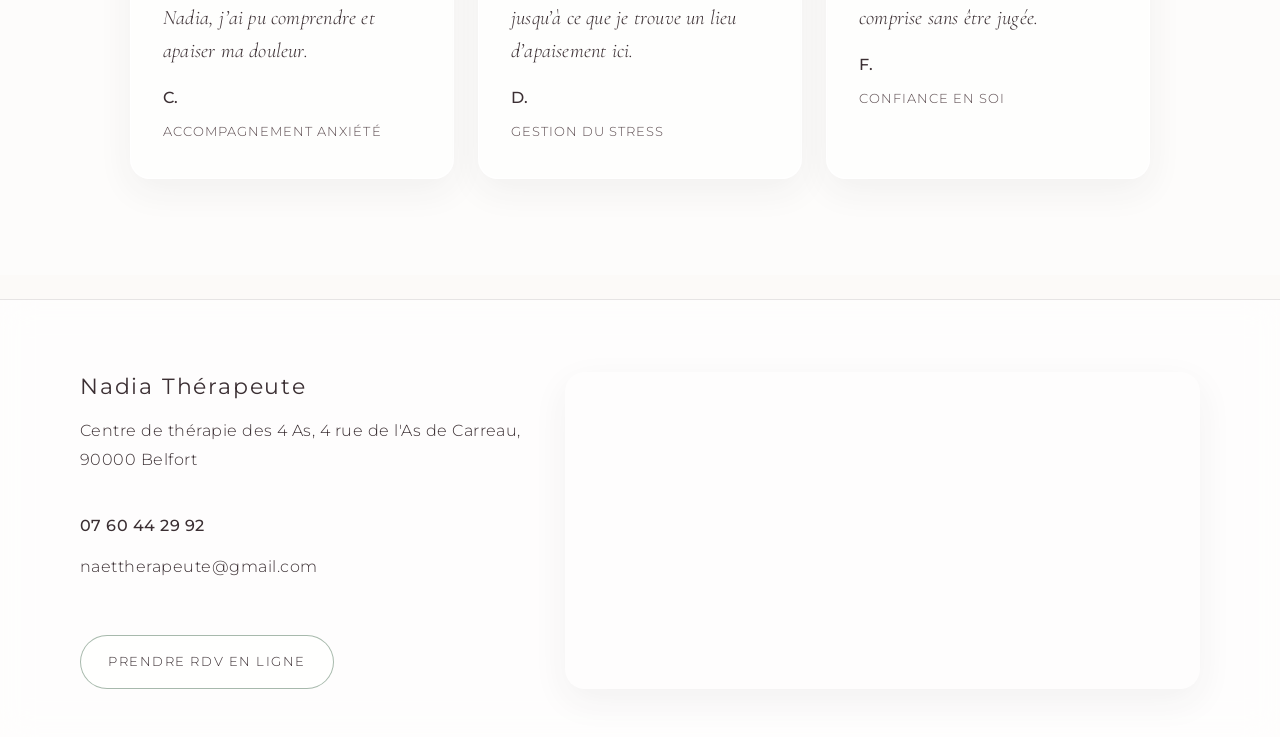
<file: tarif.html>
<!DOCTYPE html>
<html lang="fr">
<head>
    <meta charset="UTF-8">
    <meta name="viewport" content="width=device-width, initial-scale=1.0">
    <title>Tarifs thérapeute à Belfort | Cabinet & visio Na&Thérapeute</title>
    <meta name="description" content="Thérapeute à Belfort : découvrez les tarifs des séances en cabinet et en visio. Accompagnement stress, anxiété et burn-out femme avec Nadia.">
    
    <link rel="stylesheet" href="https://cdnjs.cloudflare.com/ajax/libs/font-awesome/6.4.0/css/all.min.css">
    <link rel="stylesheet" href="style.css">
</head>
<body class="page-tarifs">

    <header class="site-header">
        <a class="logo" href="index.html"><img src="llogo.png" alt="Logo Na&Thérapeute, thérapeute pour femmes à Belfort"> Na&Thérapeute</a>
        <button type="button" class="burger" aria-label="Menu"><span></span><span></span><span></span></button>
        <nav class="nav-links">
            <a href="index.html">Accueil</a>
            <a href="index.html#qui-suis-je">Qui suis-je ?</a>
            <a href="accompagenement.html">Accompagnements</a>
            <a href="tarif.html" class="active">Tarifs</a>
            <a href="blog-anxiete.html">Blog</a>
            <a href="contact.html">Contact</a>
        </nav>
        <a href="contact.html" class="btn-pill btn-primary">Réserver</a>
    </header>

    <main>
    <section class="hero-tarifs">
        <h1>Tarifs thérapeute à Belfort : investir sur soi</h1>
        <p>Prendre le temps de se comprendre et de s'écouter est le premier pas vers un mieux-être durable. Séances au cabinet ou en visio.</p>
    </section>

    <section class="pricing-section">
        <h2>Mes formules de consultation</h2>
        
        <div class="pricing-container">
            <article class="pricing-card pricing-card--visio">
                <div class="pricing-card-head">
                    <div class="icon-box"><i class="fa-solid fa-laptop"></i></div>
                    <h3>En Visio</h3>
                    <p class="pricing-subtitle">Depuis le confort de chez vous</p>
                </div>
                <ul class="price-list">
                    <li><span class="price-label">1ère Séance (Bilan) :</span><span class="price-dots" aria-hidden="true"></span><span class="price-highlight">40€</span></li>
                    <li><span class="price-label">Séance de Suivi :</span><span class="price-dots" aria-hidden="true"></span><span class="price-highlight">35€</span></li>
                    <li class="price-separator-item"><span class="price-label">Forfait 3 Séances :</span><span class="price-dots" aria-hidden="true"></span><span class="price-highlight">100€</span>
                    </li>
                </ul>
                <a href="contact.html" class="btn-pill btn-outline">Réserver ma séance</a>
            </article>
            
            <article class="pricing-card pricing-card--cabinet">
                <div class="pricing-card-head">
                    <div class="icon-box"><i class="fa-solid fa-couch"></i></div>
                    <h3>Au Cabinet (Belfort)</h3>
                    <p class="pricing-subtitle">Dans un cadre chaleureux et apaisant</p>
                </div>
                <ul class="price-list">
                    <li><span class="price-label">1ère Séance (Bilan) :</span><span class="price-dots" aria-hidden="true"></span><span class="price-highlight">50€</span></li>
                    <li><span class="price-label">Séance de Suivi :</span><span class="price-dots" aria-hidden="true"></span><span class="price-highlight">45€</span></li>
                    <li class="price-separator-item"><span class="price-label">Forfait 3 Séances :</span><span class="price-dots" aria-hidden="true"></span><span class="price-highlight">130€</span>
                    </li>
                </ul>
                <a href="contact.html" class="btn-pill btn-outline">Réserver ma séance</a>
            </article>
        </div>

        <div class="legal-note">
            <p>Le règlement peut s'effectuer après la séance en cabinet et juste avant la séance en visio. Possibilité de régler en espèces, par chèque ou encore en virement instantané.</p>
            <p>Toute séance non annulée 24h à l'avance sera due. Certaines mutuelles prennent en charge les consultations de psychopraticien, renseignez-vous.</p>
        </div>
    </section>

    <section class="testimonials-section" aria-label="Témoignages clients">
        <h2>Ce qu'elles en disent</h2>
        <div class="testimonials-grid">
            <article class="testimonial-card">
                <blockquote>Je ne savais pas pourquoi j’avais autant de mal à avancer. Grâce à Nadia, j’ai pu comprendre et apaiser ma douleur.</blockquote>
                <cite>C.</cite>
                <span class="testimonial-meta">Accompagnement Anxiété</span>
            </article>
            <article class="testimonial-card">
                <blockquote>J’ai essayé d’exprimer mon mal-être à plusieurs psychologues, jusqu’à ce que je trouve un lieu d’apaisement ici.</blockquote>
                <cite>D.</cite>
                <span class="testimonial-meta">Gestion du stress</span>
            </article>
            <article class="testimonial-card">
                <blockquote>Je me sens beaucoup mieux depuis que je consulte ici, je me sens comprise sans être jugée.</blockquote>
                <cite>F.</cite>
                <span class="testimonial-meta">Confiance en soi</span>
            </article>
        </div>
    </section>
    </main>

    <footer class="site-footer">
        <div class="footer-container">
            <div class="footer-info">
                <h3>Nadia Thérapeute</h3>
                <p>Centre de thérapie des 4 As, 4 rue de l'As de Carreau, 90000 Belfort</p>
                <a href="tel:+33760442992" class="footer-phone">07 60 44 29 92</a>
                <p>naettherapeute@gmail.com</p>
                <br>
                <a href="contact.html" class="btn-pill btn-outline">Prendre RDV en ligne</a>
            </div>
            <div class="map-wrapper">
                <iframe src="https://www.google.com/maps/embed?pb=!1m18!1m12!1m3!1d2693.3!2d6.8!3d47.6!2m3!1f0!2f0!3f0!3m2!1i1024!2i768!4f13.1!3m3!1m2!1s0x0%3A0x0!2zNDfCsDM2JzAwLjAiTiA2wrA0OCcwMC4wIkU!5e0!3m2!1sfr!2sfr!4v1600000000000!5m2!1sfr!2sfr" loading="lazy"></iframe>
            </div>
        </div>
    </footer>

    <script src="main.js"></script>
</body>
</html>
</file>
<file: style.css>
@import url('https://fonts.googleapis.com/css2?family=Montserrat:wght@300;400;500;600&family=Cormorant+Garamond:ital,wght@0,400;0,500;1,400;1,500&display=swap');

/* =========================================================
   NADIA THERAPEUTE - DESIGN SYSTEM GLOBAL
   ========================================================= */
:root {
    --color-bg: #fcfaf8;
    --color-text: #3b2f33;
    --color-text-soft: #5b4b4f;
    --color-accent-mauve: rgba(214, 193, 221, 0.45);
    --color-accent-sauge: rgba(194, 213, 201, 0.45);
    --color-glass: rgba(255, 255, 255, 0.6);
    --color-glass-strong: rgba(255, 255, 255, 0.75);
    --color-border-soft: rgba(59, 47, 51, 0.12);
    --color-border-glass: rgba(255, 255, 255, 0.82);
    --text-prune: #3b2f33;
    --mauve-soft: rgba(214, 193, 221, 0.45);
    --sauge-soft: rgba(194, 213, 201, 0.45);

    /* Boutons — mauve & vert (tons proches des accents du site) */
    --btn-mauve: #85667d;
    --btn-mauve-deep: #6d4f65;
    --btn-sauge: #5f8068;
    --btn-sauge-deep: #4d6a55;
    --btn-on-accent: #fcfaf8;

    --font-body: 'Montserrat', sans-serif;
    --font-editorial: 'Cormorant Garamond', serif;

    --space-1: 0.5rem;
    --space-2: 1rem;
    --space-3: 1.5rem;
    --space-4: 2rem;
    --space-5: 3rem;
    --space-6: 4.5rem;
    --space-7: 6rem;

    --radius-sm: 0.75rem;
    --radius-md: 1.25rem;
    --radius-lg: 1.75rem;
    --radius-pill: 999px;

    --shadow-soft: 0 12px 36px rgba(59, 47, 51, 0.06);
    --shadow-air: 0 24px 60px rgba(59, 47, 51, 0.08);
}

/* =========================================================
   BASE + RESET
   ========================================================= */
*,
*::before,
*::after {
    box-sizing: border-box;
}

html {
    scroll-behavior: smooth;
}

body {
    margin: 0;
    min-height: 100vh;
    font-family: var(--font-body);
    font-size: 1rem;
    font-weight: 300;
    line-height: 1.8;
    letter-spacing: 0.03em;
    color: var(--color-text);
    background-color: var(--color-bg);
    background-image: url("fondteleph.png");
    background-repeat: no-repeat;
    background-size: cover;
    background-attachment: fixed;
    overflow-x: hidden;
}

main section {
    padding: var(--space-6) 5%;
}

img {
    display: block;
    max-width: 100%;
    height: auto;
}

a {
    color: inherit;
    text-decoration: none;
}

h1,
h2,
h3 {
    margin: 0 0 var(--space-2);
    font-weight: 400;
    line-height: 1.3;
    letter-spacing: 0.08em;
}

h1 {
    font-size: clamp(1.8rem, 7vw, 2.8rem);
}

h2 {
    font-size: clamp(1.45rem, 5.5vw, 2.2rem);
}

h3 {
    font-size: clamp(1.1rem, 4.5vw, 1.4rem);
}

p {
    margin: 0 0 var(--space-3);
}

/* =========================================================
   COMPOSANTS COMMUNS
   ========================================================= */
.cursive {
    font-family: var(--font-editorial);
    font-style: italic;
    font-size: clamp(1.45rem, 5vw, 2rem);
    letter-spacing: 0.02em;
    line-height: 1.5;
}

.glass-card {
    background: var(--color-glass);
    border: 1px solid var(--color-border-glass);
    border-radius: var(--radius-lg);
    box-shadow: var(--shadow-soft);
    backdrop-filter: blur(16px);
    -webkit-backdrop-filter: blur(16px);
}

.glass-card--mauve {
    background: color-mix(in srgb, var(--mauve-soft) 34%, rgba(255, 255, 255, 0.74) 66%);
}

.glass-card--sauge {
    background: color-mix(in srgb, var(--sauge-soft) 34%, rgba(255, 255, 255, 0.74) 66%);
}

.btn-pill {
    display: inline-block;
    padding: 0.9rem 1.7rem;
    border-radius: var(--radius-pill);
    border: 1px solid transparent;
    font-size: 0.8rem;
    letter-spacing: 0.12em;
    text-transform: uppercase;
    transition: transform 0.25s ease, box-shadow 0.25s ease, background 0.25s ease, background-color 0.25s ease, color 0.25s ease, border-color 0.25s ease;
}

.btn-primary {
    color: var(--btn-on-accent);
    border-color: rgba(255, 255, 255, 0.22);
    background: linear-gradient(150deg, var(--btn-mauve) 0%, var(--btn-mauve-deep) 100%);
    box-shadow: 0 10px 28px rgba(109, 79, 101, 0.32);
}

.btn-primary:hover {
    transform: translateY(-2px);
    box-shadow: 0 16px 36px rgba(109, 79, 101, 0.38);
    background: linear-gradient(150deg, #92708a 0%, var(--btn-mauve) 100%);
}

.btn-primary:focus-visible {
    outline: 2px solid var(--btn-sauge);
    outline-offset: 3px;
}

.btn-outline {
    color: var(--color-text);
    background: rgba(255, 255, 255, 0.55);
    border-color: color-mix(in srgb, var(--btn-sauge) 55%, transparent);
}

.btn-outline:hover {
    transform: translateY(-2px);
    color: var(--color-text);
    border-color: var(--btn-sauge-deep);
    background: color-mix(in srgb, var(--sauge-soft) 50%, rgba(255, 255, 255, 0.88) 50%);
    box-shadow: 0 10px 26px rgba(77, 106, 85, 0.18);
}

.btn-outline:focus-visible {
    outline: 2px solid var(--btn-mauve);
    outline-offset: 3px;
}

.testimonials-section {
    text-align: center;
    background: rgba(255, 255, 255, 0.35);
}

.testimonials-grid {
    max-width: 1020px;
    margin: 0 auto;
    display: grid;
    grid-template-columns: 1fr;
    gap: var(--space-3);
}

.testimonial-card {
    text-align: left;
    padding: var(--space-4);
    border-radius: var(--radius-md);
    background: var(--color-glass);
    border: 1px solid var(--color-border-glass);
    box-shadow: var(--shadow-soft);
}

blockquote {
    margin: 0 0 var(--space-2);
    font-family: var(--font-editorial);
    font-style: italic;
    font-size: 1.28rem;
    line-height: 1.6;
    letter-spacing: 0.01em;
}

cite {
    display: block;
    margin-bottom: 0.3rem;
    font-style: normal;
    font-weight: 500;
}

.testimonial-meta {
    font-size: 0.8rem;
    letter-spacing: 0.08em;
    text-transform: uppercase;
    color: var(--color-text-soft);
}

.site-footer {
    margin-top: var(--space-3);
    padding: var(--space-6) 5% var(--space-5);
    background: rgba(255, 255, 255, 0.65);
    border-top: 1px solid var(--color-border-soft);
    backdrop-filter: blur(16px);
    -webkit-backdrop-filter: blur(16px);
}

.footer-container {
    max-width: 1120px;
    margin: 0 auto;
    display: grid;
    grid-template-columns: 1fr;
    gap: var(--space-4);
}

.footer-phone {
    display: inline-block;
    margin: 0.8rem 0;
    font-weight: 500;
}

.map-wrapper {
    min-height: 260px;
    border-radius: var(--radius-md);
    overflow: hidden;
    box-shadow: var(--shadow-soft);
}

.map-wrapper iframe {
    width: 100%;
    height: 100%;
    border: 0;
    filter: grayscale(18%);
}

/* =========================================================
   NAVIGATION / HEADER
   ========================================================= */
.site-header {
    position: sticky;
    top: 0;
    z-index: 20;
    display: flex;
    align-items: center;
    justify-content: space-between;
    gap: var(--space-2);
    width: 100%;
    margin-bottom: var(--space-3);
    margin-inline: 0;
    padding: 0.9rem 5%;
    background: rgba(252, 250, 248, 0.3);
    border: 1px solid rgba(255, 255, 255, 0.4);
    border-radius: 0;
    box-shadow: 0 8px 20px rgba(59, 47, 51, 0.05);
    backdrop-filter: blur(10px);
    -webkit-backdrop-filter: blur(10px);
}

.logo {
    display: flex;
    align-items: center;
    gap: 0.6rem;
    font-size: 1.2rem;
    letter-spacing: 0.2em;
    text-transform: uppercase;
    flex-shrink: 0;
}

.logo img {
    height: 50px;
    width: auto;
}

.burger {
    display: inline-flex;
    flex-direction: column;
    justify-content: center;
    gap: 5px;
    width: 42px;
    height: 42px;
    border: 0;
    background: transparent;
    cursor: pointer;
}

.burger span {
    display: block;
    width: 24px;
    height: 2px;
    margin-inline: auto;
    background: var(--color-text);
}

.nav-links {
    display: none;
    position: absolute;
    top: 100%;
    left: 0;
    width: 100%;
    flex-direction: column;
    padding: var(--space-1) 5% var(--space-2);
    background: var(--color-glass-strong);
    border: 1px solid rgba(59, 47, 51, 0.08);
    border-radius: var(--radius-md);
    backdrop-filter: blur(16px);
    -webkit-backdrop-filter: blur(16px);
}

.site-header.menu-open .nav-links {
    display: flex;
}

.nav-links a {
    font-size: 0.83rem;
    text-transform: uppercase;
    letter-spacing: 0.14em;
    padding: 0.7rem 0;
}

.nav-links a.active {
    font-weight: 500;
}

.site-header > .btn-pill {
    display: none;
}

/* =========================================================
   DECORS
   ========================================================= */
@keyframes float {
    0%,
    100% {
        transform: translateY(0) scale(1);
    }
    50% {
        transform: translateY(-18px) scale(1.05);
    }
}

.aquarelle-blob {
    position: fixed;
    border-radius: 50%;
    filter: blur(70px);
    opacity: 0.85;
    z-index: -2;
    pointer-events: none;
    animation: float 11s ease-in-out infinite;
}

.aquarelle-blob--mauve {
    width: 360px;
    height: 360px;
    top: -120px;
    left: -140px;
    background: var(--color-accent-mauve);
}

.aquarelle-blob--sauge {
    width: 280px;
    height: 280px;
    top: 42%;
    right: -120px;
    background: var(--color-accent-sauge);
    animation-delay: 1.8s;
}

/* =========================================================
   PAGE ACCUEIL
   ========================================================= */
.hero {
    min-height: calc(100svh - 6.2rem);
    position: relative;
    display: flex;
    align-items: flex-end;
    justify-content: center;
    margin-top: 0;
    padding-top: 0;
    overflow: hidden;
}

.bg-video {
    position: absolute;
    inset: 0;
    width: 100%;
    height: 100%;
    object-fit: cover;
    z-index: -3;
}

.video-overlay {
    position: absolute;
    inset: 0;
    z-index: -2;
    background: linear-gradient(
        180deg,
        rgba(252, 250, 248, 0.1) 0%,
        rgba(252, 250, 248, 0.24) 55%,
        rgba(252, 250, 248, 0.88) 100%
    );
}

.hero .glass-card {
    width: min(100%, 520px);
    padding: var(--space-4);
    margin-bottom: var(--space-5);
    background: rgba(255, 255, 255, 0.45);
    backdrop-filter: blur(24px);
    -webkit-backdrop-filter: blur(24px);
    border: 1px solid rgba(255, 255, 255, 0.4);
    border-top: 1px solid rgba(255, 255, 255, 0.8);
    border-left: 1px solid rgba(255, 255, 255, 0.6);
}

.intro-text {
    position: relative;
    margin-top: -88px;
    padding-top: calc(var(--space-6) + 0.6rem);
    z-index: 2;
}

.intro-text::before {
    content: none;
}

.intro-text::after {
    content: none;
}

.intro-layout {
    position: relative;
    max-width: 1120px;
    margin: 0 auto;
    padding: clamp(2rem, 4.5vw, 3.4rem) clamp(0.8rem, 2.8vw, 2rem);
}

.intro-grid {
    display: grid;
    grid-template-columns: 1fr;
    gap: clamp(2.2rem, 5vw, 4rem);
    align-items: center;
}

.intro-message {
    text-align: left;
    padding: clamp(1rem, 2vw, 1.6rem) 0;
    display: block;
}

.intro-message h2 {
    font-size: clamp(1.7rem, 4.8vw, 2.7rem);
    letter-spacing: 0.04em;
    line-height: 1.25;
    margin: 0;
    text-wrap: balance;
}

.intro-message p {
    max-width: 760px;
    line-height: 1.9;
    letter-spacing: 0.025em;
    margin: 0;
}

.intro-card-item {
    background: rgba(255, 255, 255, 0.52);
    border: 1px solid rgba(255, 255, 255, 0.92);
    border-radius: 22px;
    padding: 1.15rem 1.25rem;
    box-shadow: 0 8px 24px rgba(59, 47, 51, 0.06);
    backdrop-filter: blur(10px);
    -webkit-backdrop-filter: blur(10px);
    width: 100%;
    max-width: 100%;
    box-sizing: border-box;
    animation: bubbleFloat 7s ease-in-out infinite;
}

.intro-card-title {
    padding: 1.2rem 1.35rem;
}

.intro-keywords {
    position: relative;
    width: 100%;
    max-width: 560px;
    margin-inline: auto;
    min-height: 560px;
    background: transparent;
    isolation: isolate;
}

.keyword-word {
    position: absolute;
    display: inline-block;
    width: max-content;
    max-width: min(88vw, 280px);
    padding: 0.4em 0.65em;
    box-sizing: border-box;
    white-space: normal;
    text-align: center;
    line-height: 1.25;
    hyphens: auto;
    color: var(--color-text);
    background: rgba(255, 255, 255, 0.6);
    border: 1px solid rgba(255, 255, 255, 0.85);
    border-radius: var(--radius-sm);
    backdrop-filter: blur(8px);
    -webkit-backdrop-filter: blur(8px);
    box-shadow: 0 4px 14px rgba(59, 47, 51, 0.06);
    text-shadow: none;
}

.keyword-1 {
    top: 2%;
    left: 4%;
    font-family: var(--font-editorial);
    font-size: clamp(1.75rem, 4vw, 2rem);
    font-style: italic;
    letter-spacing: 0.04em;
    color: var(--text-prune);
    z-index: 4;
    animation: drift-rise-soft 15s ease-in-out infinite;
    animation-delay: 0.2s;
}

.keyword-2 {
    top: 18%;
    right: 1%;
    font-family: var(--font-body);
    font-size: 0.85rem;
    font-weight: 500;
    text-transform: uppercase;
    letter-spacing: 0.14em;
    color: var(--color-text-soft);
    z-index: 5;
    animation: drift-rise-wide 18s ease-in-out infinite;
    animation-delay: 1.1s;
}

.keyword-3 {
    top: 61%;
    left: 9%;
    font-family: var(--font-body);
    font-size: clamp(1.2rem, 2.8vw, 1.45rem);
    letter-spacing: 0.06em;
    color: rgba(59, 47, 51, 0.62);
    z-index: 3;
    animation: drift-rise-tilt 13s ease-in-out infinite;
    animation-delay: 2.2s;
}

.keyword-4 {
    top: 39%;
    left: 13%;
    font-family: var(--font-editorial);
    font-size: clamp(1.45rem, 4vw, 1.95rem);
    font-style: italic;
    letter-spacing: 0.05em;
    color: rgba(59, 47, 51, 0.42);
    text-shadow: 0 0 1px rgba(255, 255, 255, 0.6);
    z-index: 1;
    animation: drift-rise-blur 22s ease-in-out infinite;
    animation-delay: 0.9s;
}

.keyword-5 {
    top: 84%;
    left: 37%;
    font-family: var(--font-editorial);
    font-size: clamp(1.45rem, 3.4vw, 1.8rem);
    letter-spacing: 0.07em;
    color: color-mix(in srgb, var(--sauge-soft) 40%, var(--text-prune) 60%);
    z-index: 4;
    animation: drift-rise-sway 16s ease-in-out infinite;
    animation-delay: 1.8s;
}

.keyword-6 {
    top: 8%;
    left: 58%;
    font-family: var(--font-body);
    font-size: clamp(1rem, 2.4vw, 1.2rem);
    font-weight: 500;
    letter-spacing: 0.12em;
    color: color-mix(in srgb, var(--sauge-soft) 32%, var(--text-prune) 68%);
    z-index: 6;
    animation: drift-rise-pulse 14s ease-in-out infinite;
    animation-delay: 2.8s;
}

.keyword-7 {
    top: 33%;
    left: 2%;
    font-family: var(--font-editorial);
    font-size: clamp(1.25rem, 3vw, 1.6rem);
    font-style: italic;
    letter-spacing: 0.05em;
    color: var(--text-prune);
    z-index: 5;
    animation: drift-rise-soft 17s ease-in-out infinite;
    animation-delay: 3.4s;
}

.keyword-8 {
    top: 56%;
    right: 7%;
    font-family: var(--font-editorial);
    font-size: clamp(1.5rem, 4.2vw, 2rem);
    font-style: italic;
    letter-spacing: 0.04em;
    color: rgba(59, 47, 51, 0.32);
    z-index: 0;
    animation: drift-rise-blur 24s ease-in-out infinite;
    animation-delay: 4.1s;
}

.keyword-9 {
    top: 76%;
    right: 1%;
    font-family: var(--font-body);
    font-size: 0.82rem;
    font-weight: 500;
    text-transform: uppercase;
    letter-spacing: 0.15em;
    color: var(--color-text-soft);
    z-index: 6;
    animation: drift-rise-wide 19s ease-in-out infinite;
    animation-delay: 1.6s;
}

.keyword-10 {
    top: 92%;
    right: 12%;
    font-family: var(--font-body);
    font-size: clamp(1.05rem, 2.6vw, 1.28rem);
    letter-spacing: 0.08em;
    color: color-mix(in srgb, var(--sauge-soft) 52%, var(--text-prune) 48%);
    z-index: 4;
    animation: drift-rise-pulse 18s ease-in-out infinite;
    animation-delay: 2.9s;
}

@keyframes drift-rise-soft {
    0%, 100% { transform: translate(0, 0) rotate(-1deg); }
    50% { transform: translate(10px, -14px) rotate(1deg); }
}

@keyframes drift-rise-wide {
    0%, 100% { transform: translate(0, 0); }
    50% { transform: translate(-14px, -18px); }
}

@keyframes drift-rise-tilt {
    0%, 100% { transform: translate(0, 0) rotate(0deg); }
    50% { transform: translate(8px, -20px) rotate(1.5deg); }
}

@keyframes drift-rise-blur {
    0%, 100% { transform: translate(0, 0); }
    50% { transform: translate(-12px, -24px); }
}

@keyframes drift-rise-sway {
    0%, 100% { transform: translate(0, 0); }
    50% { transform: translate(12px, -16px); }
}

@keyframes drift-rise-pulse {
    0%, 100% { transform: translate(0, 0); }
    50% { transform: translate(-10px, -14px); }
}

@keyframes bubbleFloat {
    0%,
    100% {
        translate: 0 0;
    }
    50% {
        translate: 0 -6px;
    }
}

.pain-section {
    text-align: center;
    background: rgba(255, 255, 255, 0.34);
}

.subtitle {
    color: var(--color-text-soft);
    margin-bottom: var(--space-5);
}

.subtitle-cursive {
    font-size: clamp(1.35rem, 5vw, 1.8rem);
}

.pain-grid,
.cards-grid {
    max-width: 1100px;
    margin: 0 auto;
    display: grid;
    grid-template-columns: 1fr;
    gap: var(--space-3);
}

.pain-item,
.method-card {
    padding: var(--space-4) var(--space-3);
    border-radius: var(--radius-md);
    background: var(--color-glass);
    border: 1px solid var(--color-border-glass);
    box-shadow: var(--shadow-soft);
    backdrop-filter: blur(16px);
    -webkit-backdrop-filter: blur(16px);
}

.pain-icon,
.method-icon {
    font-size: 2rem;
    margin-bottom: var(--space-2);
    opacity: 0.8;
}

.method-section {
    text-align: center;
}

.about {
    display: block;
}

.about-panel {
    display: grid;
    grid-template-columns: 1fr;
    gap: var(--space-4);
    align-items: center;
    max-width: 1120px;
    margin-inline: auto;
}

@media (max-width: 767px) {
    .about-panel {
        padding: var(--space-4);
        background: rgba(255, 255, 255, 0.6);
        border: 1px solid rgba(255, 255, 255, 0.85);
        border-radius: var(--radius-lg);
        box-shadow: var(--shadow-soft);
        backdrop-filter: blur(10px);
        -webkit-backdrop-filter: blur(10px);
    }
}

.about-img-box {
    position: relative;
}

.about-img-box img {
    width: 100%;
    aspect-ratio: 4 / 5;
    object-fit: cover;
    object-position: center 20%;
    border-radius: var(--radius-lg);
    box-shadow: var(--shadow-air);
}

.about-circle-deco {
    position: absolute;
    left: -24px;
    bottom: -24px;
    width: 130px;
    height: 130px;
    border-radius: 50%;
    background: var(--color-accent-mauve);
    filter: blur(36px);
    z-index: -1;
}

.check-list {
    margin: var(--space-3) 0 0;
    padding: 0;
    list-style: none;
}

.check-list li {
    display: flex;
    align-items: center;
    gap: 0.8rem;
    margin-bottom: 0.9rem;
}

.check-list i {
    color: #5f7266;
}

/* =========================================================
   PAGE ACCOMPAGNEMENTS + QUIZ
   ========================================================= */
.page-header,
.hero-tarifs,
.contact-hero,
.blog-hero {
    padding: var(--space-7) 5% var(--space-5);
    text-align: center;
    position: relative;
}

.page-header p,
.hero-tarifs p,
.contact-hero p,
.blog-subtitle {
    max-width: 760px;
    margin-inline: auto;
}

.page-header-quote {
    font-family: var(--font-editorial);
    font-size: clamp(1.35rem, 4.2vw, 1.8rem);
    font-style: italic;
}

.wave-bottom {
    width: 100%;
    margin-top: var(--space-4);
    line-height: 0;
}

.wave-bottom svg {
    display: block;
    width: 100%;
    height: 80px;
}

.why-consult,
.method-steps,
.locations {
    text-align: center;
}

.grid-symptoms {
    max-width: 1120px;
    margin: 0 auto;
    display: grid;
    grid-template-columns: repeat(2, minmax(0, 1fr));
    gap: var(--space-3);
}

.symptom-item {
    padding: var(--space-3);
    border-radius: var(--radius-md);
    background: var(--color-glass);
    border: 1px solid var(--color-border-glass);
    box-shadow: var(--shadow-soft);
}

.symptom-item h3 {
    font-size: clamp(0.95rem, 2.6vw, 1.12rem);
    line-height: 1.35;
    letter-spacing: 0.05em;
    margin-bottom: 0;
}

.icon-circle {
    width: 56px;
    height: 56px;
    margin: 0 auto var(--space-2);
    border-radius: 50%;
    display: grid;
    place-items: center;
    background: rgba(255, 255, 255, 0.8);
    box-shadow: var(--shadow-soft);
}

.quiz-section {
    text-align: center;
    background: linear-gradient(180deg, rgba(255, 255, 255, 0.3), rgba(255, 255, 255, 0.5));
}

.quiz-subtitle {
    margin-bottom: var(--space-4);
    color: var(--color-text-soft);
}

.quiz-card {
    max-width: 620px;
    margin: 0 auto;
    text-align: left;
    padding: var(--space-4);
    border-radius: var(--radius-lg);
    background: linear-gradient(145deg, color-mix(in srgb, var(--mauve-soft) 20%, rgba(255, 255, 255, 0.8) 80%), color-mix(in srgb, var(--sauge-soft) 12%, rgba(255, 255, 255, 0.76) 88%));
    border: 1px solid var(--color-border-glass);
    box-shadow: var(--shadow-air);
    backdrop-filter: blur(16px);
    -webkit-backdrop-filter: blur(16px);
}

.quiz-progress-wrap {
    height: 8px;
    border-radius: var(--radius-pill);
    margin-bottom: var(--space-4);
    background: rgba(59, 47, 51, 0.12);
    overflow: hidden;
}

.quiz-progress-fill {
    height: 100%;
    width: 0;
    border-radius: var(--radius-pill);
    background: linear-gradient(90deg, #7e5968, #3b2f33);
    transition: width 0.35s ease;
}

.quiz-counter {
    margin-bottom: var(--space-1);
    font-size: 0.8rem;
    letter-spacing: 0.09em;
    text-transform: uppercase;
    color: var(--color-text-soft);
}

.quiz-question {
    margin-bottom: var(--space-3);
    font-size: 1.05rem;
    font-weight: 500;
}

.quiz-question.quiz-fade-out {
    opacity: 0;
}

.quiz-answers {
    display: grid;
    gap: 0.7rem;
}

.quiz-answer-btn {
    width: 100%;
    border: 1px solid rgba(59, 47, 51, 0.2);
    border-radius: var(--radius-sm);
    background: rgba(255, 255, 255, 0.8);
    color: var(--color-text);
    font-family: var(--font-body);
    font-size: 0.95rem;
    font-weight: 500;
    padding: 0.95rem 1rem;
    cursor: pointer;
    transition: background-color 0.2s ease, transform 0.2s ease;
}

.quiz-answer-btn:hover {
    background: rgba(217, 197, 226, 0.35);
    transform: translateX(2px);
}

.quiz-answer-btn:focus-visible {
    outline: 2px solid var(--color-text);
    outline-offset: 2px;
}

.quiz-result {
    display: none;
    text-align: center;
}

.quiz-result.is-visible {
    display: block;
}

.quiz-result-icon {
    width: 56px;
    height: 56px;
    margin: 0 auto var(--space-2);
    border-radius: 50%;
    display: grid;
    place-items: center;
    color: #fff;
    background: linear-gradient(135deg, #7e5968, #3b2f33);
}

.quiz-result-title {
    margin-bottom: 0.8rem;
}

.quiz-result-message {
    max-width: 440px;
    margin-inline: auto;
}

.quiz-result-cta.cta-mauve {
    background: linear-gradient(135deg, #7e5968, #3b2f33);
    color: #fff;
}

.quiz-result-cta.cta-outline {
    background: transparent;
    border: 1px solid var(--color-text);
    color: var(--color-text);
}

.steps-container {
    max-width: 1120px;
    margin: 0 auto;
    display: grid;
    grid-template-columns: 1fr;
    gap: var(--space-3);
}

.step-card {
    padding: var(--space-4) var(--space-3);
    border-radius: var(--radius-md);
    background: var(--color-glass);
    border: 1px solid var(--color-border-glass);
    box-shadow: var(--shadow-soft);
}

.step-number {
    font-family: var(--font-editorial);
    font-size: 1.7rem;
    margin-bottom: var(--space-1);
}

.locations-container {
    max-width: 1040px;
    margin: 0 auto;
    display: grid;
    grid-template-columns: 1fr;
    gap: var(--space-3);
}

.location-card {
    overflow: hidden;
    border-radius: var(--radius-md);
    background: var(--color-glass);
    border: 1px solid var(--color-border-glass);
    box-shadow: var(--shadow-soft);
    text-align: left;
}

.location-image img {
    width: 100%;
    max-height: 250px;
    object-fit: cover;
}

.location-image--cabinet img {
    max-height: 300px;
    object-position: center 45%;
}

.location-card h3,
.location-card p {
    padding-inline: var(--space-3);
}

.location-card h3 {
    margin-top: var(--space-3);
}

.location-card p {
    padding-bottom: var(--space-3);
    margin-bottom: 0;
}

/* =========================================================
   PAGE TARIFS
   ========================================================= */
.pricing-section {
    text-align: center;
    padding-top: var(--space-4);
}

.pricing-container {
    max-width: 980px;
    margin: 0 auto;
    display: grid;
    grid-template-columns: 1fr;
    gap: var(--space-3);
    align-items: stretch;
}

.pricing-card {
    padding: var(--space-4);
    border-radius: var(--radius-lg);
    background: linear-gradient(
        155deg,
        color-mix(in srgb, var(--mauve-soft) 20%, rgba(255, 255, 255, 0.88) 80%) 0%,
        color-mix(in srgb, var(--sauge-soft) 18%, rgba(255, 255, 255, 0.88) 82%) 100%
    );
    border: 1px solid rgba(255, 255, 255, 0.88);
    box-shadow: 0 16px 42px rgba(59, 47, 51, 0.08);
    backdrop-filter: blur(10px);
    -webkit-backdrop-filter: blur(10px);
    text-align: left;
    transition: transform 0.28s ease, box-shadow 0.28s ease;
    display: flex;
    flex-direction: column;
    height: 100%;
}

.pricing-card:hover {
    transform: translateY(-4px);
    box-shadow: 0 22px 56px rgba(59, 47, 51, 0.1);
}

.hero-tarifs {
    padding-bottom: var(--space-3);
}

.pricing-card-head {
    text-align: center;
    margin-bottom: 1rem;
}

.pricing-card .icon-box {
    width: 60px;
    height: 60px;
    margin: 0 auto 0.8rem;
    border-radius: 50%;
    display: grid;
    place-items: center;
    background: transparent;
    border: 1px solid rgba(255, 255, 255, 0.8);
    box-shadow: none;
    color: var(--text-prune);
    font-size: 1.45rem;
}

.pricing-card--visio .icon-box {
    background: color-mix(in srgb, var(--mauve-soft) 75%, rgba(255, 255, 255, 0.45) 25%);
}

.pricing-card--cabinet .icon-box {
    background: color-mix(in srgb, var(--sauge-soft) 75%, rgba(255, 255, 255, 0.45) 25%);
}

.pricing-card h3 {
    margin-bottom: 0.35rem;
    letter-spacing: 0.02em;
    font-family: var(--font-editorial);
    font-size: clamp(1.65rem, 3vw, 2rem);
    text-transform: none;
}

.pricing-subtitle {
    margin-bottom: 1.1rem;
    font-size: 0.88rem;
    letter-spacing: 0.03em;
    color: var(--color-text-soft);
    opacity: 0.95;
}

.price-list {
    margin: var(--space-2) 0 0;
    padding: 0;
    list-style: none;
}

.price-list li {
    margin-bottom: 1.15rem;
    padding: 0.2rem 0;
    color: var(--color-text-soft);
    display: flex;
    justify-content: space-between;
    align-items: flex-end;
    gap: 0.6rem;
}

.price-label {
    white-space: nowrap;
}

.price-dots {
    flex: 1;
    border-bottom: 1px dotted rgba(59, 47, 51, 0.3);
    margin-inline: 0.35rem;
    transform: translateY(-0.28rem);
}

.price-highlight {
    font-weight: 600;
    color: var(--text-prune);
    font-size: 1.15rem;
    background: transparent;
    border: 0;
    border-radius: 0;
    padding: 0;
    margin-left: 0;
}

.price-separator-item {
    margin-top: 20px;
    padding-top: 15px;
    border-top: 1px dashed rgba(59, 47, 51, 0.15);
}

.pricing-card .btn-pill {
    margin-top: auto;
    align-self: stretch;
    width: 100%;
    text-align: center;
}

.legal-note {
    max-width: 860px;
    margin: calc(var(--space-4) + 0.5rem) auto 0;
    color: var(--color-text-soft);
    background: rgba(255, 255, 255, 0.55);
    border: 1px solid rgba(255, 255, 255, 0.8);
    border-radius: var(--radius-md);
    padding: 1rem 1.2rem;
    backdrop-filter: blur(8px);
    -webkit-backdrop-filter: blur(8px);
}

.legal-note p {
    margin: 0;
}

.legal-note p + p {
    margin-top: 0.85rem;
}

/* =========================================================
   PAGE CONTACT
   ========================================================= */
.contact-grid {
    max-width: 1120px;
    margin: 0 auto;
    display: grid;
    grid-template-columns: 1fr;
    gap: var(--space-3);
}

.info-card,
.form-card {
    padding: var(--space-4);
    border-radius: var(--radius-lg);
    background: var(--color-glass);
    border: 1px solid var(--color-border-glass);
    box-shadow: var(--shadow-soft);
}

.form-card .contact-form {
    position: relative;
}

.form-honeypot {
    position: absolute;
    width: 1px;
    height: 1px;
    padding: 0;
    margin: -1px;
    overflow: hidden;
    clip: rect(0, 0, 0, 0);
    white-space: nowrap;
    border: 0;
}

.form-success-banner {
    margin-bottom: var(--space-3);
    padding: var(--space-2) var(--space-3);
    border-radius: var(--radius-sm);
    font-size: 0.95rem;
    font-weight: 500;
    color: var(--color-text);
    background: rgba(194, 213, 201, 0.55);
    border: 1px solid rgba(59, 47, 51, 0.12);
}

.info-list {
    margin: 0;
    padding: 0;
    list-style: none;
    display: grid;
    gap: var(--space-2);
}

.info-item {
    display: flex;
    align-items: flex-start;
    gap: var(--space-2);
}

.info-icon {
    width: 40px;
    height: 40px;
    border-radius: 50%;
    display: grid;
    place-items: center;
    background: rgba(255, 255, 255, 0.82);
    box-shadow: var(--shadow-soft);
}

.info-content p {
    margin-bottom: 0;
}

.contact-access-note {
    font-size: 0.95rem;
    font-weight: 400;
    opacity: 0.9;
}

.form-row {
    display: grid;
    grid-template-columns: 1fr;
    gap: var(--space-2);
}

.form-group {
    margin-bottom: var(--space-2);
}

.form-group label {
    display: block;
    margin-bottom: 0.5rem;
    font-size: 0.82rem;
    text-transform: uppercase;
    letter-spacing: 0.1em;
}

.form-group input,
.form-group select,
.form-group textarea {
    width: 100%;
    border: 1px solid rgba(59, 47, 51, 0.2);
    border-radius: var(--radius-sm);
    padding: 0.85rem 1rem;
    font: inherit;
    color: var(--color-text);
    background: rgba(255, 255, 255, 0.8);
}

.form-group textarea {
    min-height: 150px;
    resize: vertical;
}

.form-group input:focus,
.form-group select:focus,
.form-group textarea:focus {
    outline: 2px solid rgba(59, 47, 51, 0.35);
    outline-offset: 2px;
}

.btn-submit {
    border: 1px solid rgba(255, 255, 255, 0.2);
    cursor: pointer;
    font: inherit;
    color: var(--btn-on-accent);
    background: linear-gradient(150deg, var(--btn-sauge) 0%, var(--btn-sauge-deep) 100%);
    padding: 0.9rem 1.6rem;
    border-radius: var(--radius-pill);
    letter-spacing: 0.1em;
    text-transform: uppercase;
    box-shadow: 0 10px 26px rgba(77, 106, 85, 0.28);
    transition: transform 0.25s ease, box-shadow 0.25s ease, background 0.25s ease, border-color 0.25s ease;
}

.btn-submit:hover {
    transform: translateY(-2px);
    box-shadow: 0 16px 34px rgba(77, 106, 85, 0.34);
    background: linear-gradient(150deg, #6a8f74 0%, var(--btn-sauge) 100%);
}

.btn-submit:focus-visible {
    outline: 2px solid var(--btn-mauve);
    outline-offset: 3px;
}

.map-section {
    position: relative;
    min-height: 420px;
    padding: 0;
}

.map-section iframe {
    width: 100%;
    min-height: 420px;
    border: 0;
}

.map-overlay-card {
    position: absolute;
    left: 5%;
    bottom: 2rem;
    max-width: 330px;
    padding: var(--space-3);
    border-radius: var(--radius-md);
    background: var(--color-glass-strong);
    border: 1px solid var(--color-border-glass);
    box-shadow: var(--shadow-soft);
}

.map-overlay-title {
    margin-bottom: 5px;
}

.map-overlay-text {
    margin: 0;
    font-size: 0.9rem;
}

.map-overlay-link {
    display: inline-block;
    margin-top: 10px;
    font-size: 0.8rem;
    text-decoration: underline;
}

/* =========================================================
   PAGE BLOG
   ========================================================= */
.blog-page {
    background-image: url("fondteleph.png");
    font-family: var(--font-body);
    font-weight: 300;
    letter-spacing: 0.03em;
}

.blog-hero-title {
    font-family: var(--font-body);
    font-size: clamp(2.15rem, 6.5vw, 3.45rem);
    font-weight: 500;
    font-style: italic;
    line-height: 1.1;
    letter-spacing: 0.02em;
    max-width: 920px;
    margin: 0 auto var(--space-2);
    color: var(--text-prune);
    text-wrap: balance;
    position: relative;
    padding-bottom: var(--space-3);
}

.blog-hero-title::after {
    content: "";
    position: absolute;
    left: 50%;
    bottom: 0;
    transform: translateX(-50%);
    width: min(280px, 55vw);
    height: 1px;
    background: linear-gradient(
        90deg,
        transparent,
        color-mix(in srgb, var(--mauve-soft) 80%, rgba(59, 47, 51, 0.35) 20%),
        transparent
    );
}

.blog-content {
    max-width: 860px;
    margin: 0 auto;
    padding: 0 5% var(--space-6);
}

.blog-content h2 {
    margin-top: var(--space-5);
}

.blog-content h2:first-of-type {
    margin-top: 0;
}

.blog-tip-card {
    display: flex;
    gap: var(--space-2);
    align-items: flex-start;
    margin-bottom: 0.95rem;
    padding: var(--space-3);
    border-radius: var(--radius-md);
    background: rgba(255, 255, 255, 0.7);
    border: 1px solid var(--color-border-glass);
    box-shadow: var(--shadow-soft);
}

.blog-tip-card:nth-of-type(odd) {
    background: color-mix(in srgb, var(--mauve-soft) 26%, rgba(255, 255, 255, 0.78) 74%);
}

.blog-tip-card:nth-of-type(even) {
    background: color-mix(in srgb, var(--sauge-soft) 24%, rgba(255, 255, 255, 0.8) 76%);
}

.blog-tip-icon {
    width: 48px;
    height: 48px;
    min-width: 48px;
    display: grid;
    place-items: center;
    border-radius: 14px;
    color: #fff;
    background: linear-gradient(135deg, #7e5968, #3b2f33);
}

.blog-cta-box {
    margin-top: var(--space-5);
    padding: var(--space-4);
    text-align: center;
    border-radius: var(--radius-lg);
    background: linear-gradient(155deg, color-mix(in srgb, var(--mauve-soft) 26%, rgba(255, 255, 255, 0.82) 74%), color-mix(in srgb, var(--sauge-soft) 20%, rgba(255, 255, 255, 0.86) 80%));
    border: 1px solid var(--color-border-glass);
    box-shadow: var(--shadow-soft);
}

.blog-cta-text {
    margin-bottom: 0;
}

.blog-cta-box .btn-pill + .btn-pill {
    margin-top: var(--space-2);
}

.blog-faq {
    margin-top: var(--space-5);
}

.blog-faq h2 {
    margin-bottom: var(--space-3);
}

.faq-accordion {
    display: flex;
    flex-direction: column;
    gap: 0.65rem;
}

details.faq-item {
    border-radius: var(--radius-md);
    border: 1px solid var(--color-border-glass);
    box-shadow: var(--shadow-soft);
    overflow: hidden;
    background: color-mix(in srgb, var(--mauve-soft) 18%, rgba(255, 255, 255, 0.88) 82%);
}

details.faq-item:nth-of-type(even) {
    background: color-mix(in srgb, var(--sauge-soft) 16%, rgba(255, 255, 255, 0.9) 84%);
}

details.faq-item[open] {
    box-shadow: var(--shadow-air);
}

.faq-summary {
    margin: 0;
    padding: var(--space-3);
    font-family: var(--font-body);
    font-size: clamp(0.95rem, 2.6vw, 1.05rem);
    font-weight: 600;
    letter-spacing: 0.04em;
    line-height: 1.35;
    color: var(--color-text);
    cursor: pointer;
    list-style: none;
    display: flex;
    align-items: center;
    justify-content: space-between;
    gap: var(--space-2);
    text-align: left;
}

.faq-summary::-webkit-details-marker {
    display: none;
}

.faq-summary::after {
    content: "";
    flex: 0 0 auto;
    width: 0.55rem;
    height: 0.55rem;
    border-right: 2px solid currentColor;
    border-bottom: 2px solid currentColor;
    transform: rotate(45deg);
    translate: 0 -2px;
    opacity: 0.55;
    transition: transform 0.25s ease, opacity 0.25s ease;
}

details.faq-item[open] .faq-summary::after {
    transform: rotate(-135deg);
    translate: 0 2px;
    opacity: 0.85;
}

.faq-summary:focus-visible {
    outline: 2px solid var(--color-text);
    outline-offset: 2px;
}

.faq-panel {
    padding: 0 var(--space-3) var(--space-3);
}

.faq-answer {
    margin: 0;
    font-size: 0.95rem;
    line-height: 1.75;
    color: var(--color-text);
}

/* =========================================================
   BLOC PASSERELLE GUIDE -> BLOG -> QUIZ
   ========================================================= */
.guide-bridge-section {
    max-width: 880px;
    margin: 0 auto;
    text-align: center;
    padding: var(--space-6) 5%;
}

.guide-bridge-card {
    padding: clamp(1.8rem, 5vw, 3rem);
    background: linear-gradient(160deg, color-mix(in srgb, var(--mauve-soft) 25%, rgba(255, 255, 255, 0.82) 75%), color-mix(in srgb, var(--sauge-soft) 18%, rgba(255, 255, 255, 0.85) 82%));
    border: 1px solid var(--color-border-glass);
    box-shadow: var(--shadow-air);
}

.editorial-title {
    font-family: var(--font-editorial);
    font-style: italic;
    letter-spacing: 0.03em;
}

.guide-bridge-title {
    font-size: clamp(1.8rem, 4.5vw, 2.2rem);
    margin-bottom: var(--space-3);
}

.guide-bridge-intro {
    font-size: 1.1rem;
    font-weight: 500;
    margin-bottom: var(--space-3);
}

.guide-bridge-lead {
    margin-bottom: var(--space-2);
}

.guide-bridge-list {
    list-style: none;
    padding: 0;
    margin: 0 0 var(--space-5);
    display: inline-block;
    text-align: left;
}

.guide-bridge-list li {
    margin-bottom: 0.8rem;
}

.guide-bridge-list li:last-child {
    margin-bottom: 0;
}

.guide-bridge-list i {
    margin-right: 12px;
    color: var(--color-text-soft);
}

.guide-bridge-actions {
    margin-bottom: var(--space-2);
}

.guide-bridge-separator {
    border: none;
    border-top: 1px solid rgba(59, 47, 51, 0.12);
    margin: var(--space-5) 0;
}

.guide-bridge-outro {
    font-size: 0.95rem;
    line-height: 1.8;
    margin-bottom: var(--space-4);
}


/* =========================================================
   RESPONSIVE TABLETTE / DESKTOP
   ========================================================= */
@media (min-width: 768px) {
    body {
        background-image: url("Vagues douces en dégradé pastel.png");
    }

    .blog-page {
        background-image: url("Vagues douces en dégradé pastel.png");
    }

    main section {
        padding: var(--space-7) 8%;
    }

    .site-header {
        width: 100%;
        padding: 1rem 8%;
    }


    .burger {
        display: none;
    }

    .nav-links {
        display: flex;
        position: static;
        width: auto;
        flex: 1;
        justify-content: center;
        flex-direction: row;
        align-items: center;
        gap: 1.4rem;
        padding: 0;
        border: 0;
        border-radius: 0;
        background: transparent;
        backdrop-filter: none;
        -webkit-backdrop-filter: none;
    }

    .site-header > .btn-pill {
        display: inline-block;
    }

    .hero {
        justify-content: flex-end;
        min-height: calc(100svh - 7rem);
        margin-top: 0;
        padding-top: 0;
        padding-right: 8%;
    }

    .intro-text {
        margin-top: -100px;
    }

    .intro-text::before {
        content: none;
    }

    .intro-grid {
        grid-template-columns: 1fr 1fr;
    }

    .intro-message {
        text-align: left;
    }

    .intro-keywords {
        min-height: 470px;
    }

    .pain-grid,
    .cards-grid {
        grid-template-columns: repeat(3, minmax(0, 1fr));
    }

    .about-panel {
        grid-template-columns: 1fr 1.2fr;
        gap: var(--space-5);
    }

    .grid-symptoms {
        grid-template-columns: repeat(4, minmax(0, 1fr));
    }

    .steps-container {
        grid-template-columns: repeat(2, minmax(0, 1fr));
    }

    .locations-container {
        grid-template-columns: repeat(2, minmax(0, 1fr));
    }

    .pricing-container {
        grid-template-columns: repeat(2, minmax(0, 1fr));
    }

    .contact-grid {
        grid-template-columns: 1fr 1.2fr;
    }

    .form-row {
        grid-template-columns: repeat(2, minmax(0, 1fr));
    }

    .footer-container {
        grid-template-columns: 1fr 1.4fr;
    }

    .testimonials-grid {
        grid-template-columns: repeat(3, minmax(0, 1fr));
    }

    .blog-content {
        padding-inline: 8%;
    }
}


@media (min-width: 1024px) {
    .site-header {
        width: 100%;
    }

    main section,
    .page-header,
    .hero-tarifs,
    .contact-hero,
    .blog-hero {
        padding-inline: 10%;
    }

    .hero {
        min-height: calc(100svh - 7.3rem);
        padding-top: 0;
        padding-right: 10%;
    }

    .steps-container {
        grid-template-columns: repeat(4, minmax(0, 1fr));
    }

    .blog-content {
        padding-inline: 10%;
    }
}

/* =========================================================
   RESPONSIVE MOBILE PRIORITAIRE
   ========================================================= */
@media (max-width: 900px) {
    .site-header {
        padding: 0.8rem 5%;
    }

    .burger {
        display: inline-flex;
    }

    .site-header > .btn-pill {
        display: none;
    }

    .nav-links {
        display: none;
        position: absolute;
        top: 100%;
        left: 0;
        width: 100%;
        padding: 0.5rem 5% 0.9rem;
        border: 0;
        border-radius: 0;
        background: #fcfaf8;
        box-shadow: 0 14px 30px rgba(59, 47, 51, 0.14);
        z-index: 999;
        backdrop-filter: none;
        -webkit-backdrop-filter: none;
    }

    .site-header.menu-open .nav-links {
        display: flex;
    }

    .site-header.menu-open .nav-links a {
        padding: 0.8rem 0;
    }
}

@media (max-width: 768px) {
    .site-header {
        margin-bottom: var(--space-1);
    }

    main section,
    .page-header,
    .hero-tarifs,
    .contact-hero,
    .blog-hero {
        padding: 4rem 5%;
    }

    main section.hero {
        padding-top: 0.75rem;
        padding-bottom: var(--space-5);
        padding-inline: 5%;
    }

    .hero {
        min-height: min(72svh, 560px);
        align-items: center;
        justify-content: center;
    }

    .hero .bg-video,
    .hero .video-overlay {
        display: none;
    }

    .hero .glass-card {
        margin-bottom: 0;
    }

    .intro-text {
        margin-top: -64px;
    }

    .intro-grid {
        grid-template-columns: 1fr;
    }

    .intro-message {
        order: 1;
    }

    .intro-keywords {
        order: 2;
        max-width: 100%;
        min-height: 500px;
    }

    .intro-layout {
        padding-inline: clamp(0.55rem, 3vw, 1rem);
    }

    .intro-message .intro-card-item {
        margin-inline: -0.35rem;
        width: calc(100% + 0.7rem);
        max-width: none;
    }

    .keyword-1 {
        top: 2%;
        left: 2%;
        font-size: 1.55rem;
    }

    .keyword-2 {
        top: 14%;
        right: 2%;
        font-size: 0.72rem;
        letter-spacing: 0.08em;
    }

    .keyword-3 {
        top: 56%;
        left: 4%;
        font-size: 1.1rem;
    }

    .keyword-4 {
        top: 37%;
        left: 7%;
        font-size: 1.4rem;
    }

    .keyword-5 {
        top: 86%;
        left: 30%;
    }

    .keyword-6 {
        top: 7%;
        left: 50%;
        font-size: 0.95rem;
    }

    .keyword-7 {
        top: 27%;
        left: 2%;
        font-size: 1.18rem;
    }

    .keyword-8 {
        top: 64%;
        right: 2%;
        font-size: 1.5rem;
    }

    .keyword-9 {
        top: 76%;
        right: 2%;
        font-size: 0.72rem;
        letter-spacing: 0.09em;
    }

    .keyword-10 {
        top: 94%;
        right: 5%;
        font-size: 0.98rem;
    }

    .grid-symptoms,
    .pain-grid,
    .cards-grid,
    .steps-container,
    .locations-container,
    .pricing-container,
    .contact-grid,
    .footer-container,
    .testimonials-grid {
        grid-template-columns: 1fr;
    }

    .aquarelle-blob--mauve {
        width: 230px;
        height: 230px;
        left: -120px;
        top: -70px;
    }

    .aquarelle-blob--sauge {
        width: 200px;
        height: 200px;
        right: -110px;
        top: 56%;
    }

    .blog-page .blog-hero {
        background: transparent;
        backdrop-filter: blur(12px);
        -webkit-backdrop-filter: blur(12px);
        border-radius: var(--radius-lg);
        border: 1px solid rgba(255, 255, 255, 0.92);
        box-shadow: var(--shadow-soft);
        margin-inline: 4%;
        padding: var(--space-4) 1.15rem;
    }

    .blog-page .blog-content {
        background: transparent;
        backdrop-filter: blur(12px);
        -webkit-backdrop-filter: blur(12px);
        border-radius: var(--radius-lg);
        border: 1px solid rgba(255, 255, 255, 0.92);
        box-shadow: var(--shadow-soft);
        margin-inline: 4%;
        margin-top: var(--space-3);
        padding: var(--space-4) 1.15rem var(--space-5);
    }
}

/* =========================================================
   MOBILE (≤768px) — mauve / vert : accueil + contact, tarifs, accomp., blog
   ========================================================= */
@media (max-width: 768px) {
    /* Carte héros : dégradé mauve → vert, même niveau de transparence qu’avant (~0,45) */
    .page-accueil .hero .glass-card {
        background: linear-gradient(
            180deg,
            rgba(214, 193, 221, 0.45) 0%,
            rgba(194, 213, 201, 0.45) 100%
        );
        border-color: rgba(255, 255, 255, 0.55);
        border-top-color: rgba(255, 255, 255, 0.75);
        border-left-color: rgba(255, 255, 255, 0.65);
    }

    /* Section intro : vert doux */
    .page-accueil .intro-text {
        background: linear-gradient(
            180deg,
            rgba(194, 213, 201, 0.34) 0%,
            rgba(194, 213, 201, 0.12) 100%
        );
    }

    /* Carte « Et si vous preniez… » : mauve */
    .page-accueil .intro-message .intro-card-item {
        background: linear-gradient(
            180deg,
            rgba(214, 193, 221, 0.62) 0%,
            rgba(200, 175, 210, 0.52) 100%
        );
        border-color: rgba(255, 255, 255, 0.72);
    }

    /* Mots-clés : impairs mauve, pairs vert */
    .page-accueil .intro-keywords .keyword-word:nth-child(odd) {
        background: linear-gradient(
            180deg,
            rgba(214, 193, 221, 0.58) 0%,
            rgba(200, 175, 210, 0.48) 100%
        );
        border-color: rgba(255, 255, 255, 0.72);
    }

    .page-accueil .intro-keywords .keyword-word:nth-child(even) {
        background: linear-gradient(
            180deg,
            rgba(194, 213, 201, 0.52) 0%,
            rgba(178, 205, 188, 0.44) 100%
        );
        border-color: rgba(255, 255, 255, 0.72);
    }

    /* Bloc symptômes : fond mauve léger */
    .page-accueil .pain-section {
        background: linear-gradient(
            180deg,
            rgba(214, 193, 221, 0.3) 0%,
            rgba(214, 193, 221, 0.1) 100%
        );
    }

    /* Cartes 1 / 3 mauve, carte 2 vert */
    .page-accueil .pain-item:nth-child(odd) {
        background: linear-gradient(
            180deg,
            rgba(214, 193, 221, 0.62) 0%,
            rgba(200, 175, 210, 0.52) 100%
        );
        border-color: rgba(255, 255, 255, 0.72);
    }

    .page-accueil .pain-item:nth-child(even) {
        background: linear-gradient(
            180deg,
            rgba(194, 213, 201, 0.55) 0%,
            rgba(178, 205, 188, 0.48) 100%
        );
        border-color: rgba(255, 255, 255, 0.72);
    }

    /* Section Méthode : fond vert doux (alterne avec pain en mauve) */
    .page-accueil .method-section {
        background: linear-gradient(
            180deg,
            rgba(194, 213, 201, 0.26) 0%,
            rgba(194, 213, 201, 0.08) 100%
        );
    }

    /* Comprendre + Libérer : mauve bien visible (plus de « blanc » dominé par le vert) */
    .page-accueil .method-card:nth-child(odd) {
        background: linear-gradient(
            180deg,
            rgba(214, 193, 221, 0.62) 0%,
            rgba(200, 175, 210, 0.52) 100%
        );
        border-color: rgba(255, 255, 255, 0.72);
    }

    /* Apaiser : vert sauge */
    .page-accueil .method-card:nth-child(even) {
        background: linear-gradient(
            180deg,
            rgba(194, 213, 201, 0.55) 0%,
            rgba(178, 205, 188, 0.48) 100%
        );
        border-color: rgba(255, 255, 255, 0.72);
    }

    /* Qui suis-je : panneau mauve (alterne après section Méthode verte) */
    .page-accueil .about-panel {
        background: linear-gradient(
            180deg,
            rgba(214, 193, 221, 0.62) 0%,
            rgba(200, 175, 210, 0.5) 100%
        );
        border-color: rgba(255, 255, 255, 0.78);
    }

    /* Témoignages : bandeau vert, cartes mauve / vert */
    .page-accueil .testimonials-section {
        background: linear-gradient(
            180deg,
            rgba(194, 213, 201, 0.3) 0%,
            rgba(194, 213, 201, 0.1) 100%
        );
    }

    .page-accueil .testimonial-card:nth-child(odd) {
        background: linear-gradient(
            180deg,
            rgba(214, 193, 221, 0.58) 0%,
            rgba(200, 175, 210, 0.48) 100%
        );
        border-color: rgba(255, 255, 255, 0.72);
    }

    .page-accueil .testimonial-card:nth-child(even) {
        background: linear-gradient(
            180deg,
            rgba(194, 213, 201, 0.52) 0%,
            rgba(178, 205, 188, 0.44) 100%
        );
        border-color: rgba(255, 255, 255, 0.72);
    }

    .page-accueil .site-footer {
        background: linear-gradient(
            180deg,
            rgba(214, 193, 221, 0.38) 0%,
            rgba(214, 193, 221, 0.16) 100%
        );
    }

    /* ---------- Contact ---------- */
    .page-contact .contact-hero {
        background: linear-gradient(
            180deg,
            rgba(194, 213, 201, 0.34) 0%,
            rgba(194, 213, 201, 0.1) 100%
        );
    }

    .page-contact .contact-section {
        background: linear-gradient(
            180deg,
            rgba(214, 193, 221, 0.18) 0%,
            rgba(214, 193, 221, 0.06) 100%
        );
    }

    .page-contact .info-card {
        background: linear-gradient(
            180deg,
            rgba(214, 193, 221, 0.62) 0%,
            rgba(200, 175, 210, 0.52) 100%
        );
        border-color: rgba(255, 255, 255, 0.72);
    }

    .page-contact .form-card {
        background: linear-gradient(
            180deg,
            rgba(194, 213, 201, 0.55) 0%,
            rgba(178, 205, 188, 0.48) 100%
        );
        border-color: rgba(255, 255, 255, 0.72);
    }

    .page-contact .testimonials-section {
        background: linear-gradient(
            180deg,
            rgba(194, 213, 201, 0.3) 0%,
            rgba(194, 213, 201, 0.1) 100%
        );
    }

    .page-contact .testimonial-card:nth-child(odd) {
        background: linear-gradient(
            180deg,
            rgba(214, 193, 221, 0.58) 0%,
            rgba(200, 175, 210, 0.48) 100%
        );
        border-color: rgba(255, 255, 255, 0.72);
    }

    .page-contact .testimonial-card:nth-child(even) {
        background: linear-gradient(
            180deg,
            rgba(194, 213, 201, 0.52) 0%,
            rgba(178, 205, 188, 0.44) 100%
        );
        border-color: rgba(255, 255, 255, 0.72);
    }

    .page-contact .map-overlay-card {
        background: linear-gradient(
            180deg,
            rgba(214, 193, 221, 0.58) 0%,
            rgba(200, 175, 210, 0.48) 100%
        );
        border: 1px solid rgba(255, 255, 255, 0.72);
    }

    .page-contact .site-footer {
        background: linear-gradient(
            180deg,
            rgba(194, 213, 201, 0.32) 0%,
            rgba(194, 213, 201, 0.12) 100%
        );
    }

    /* ---------- Tarifs ---------- */
    .page-tarifs .hero-tarifs {
        background: linear-gradient(
            180deg,
            rgba(214, 193, 221, 0.32) 0%,
            rgba(214, 193, 221, 0.1) 100%
        );
    }

    .page-tarifs .pricing-section {
        background: linear-gradient(
            180deg,
            rgba(194, 213, 201, 0.22) 0%,
            rgba(194, 213, 201, 0.06) 100%
        );
    }

    .page-tarifs .pricing-card:nth-child(odd) {
        background: linear-gradient(
            180deg,
            rgba(214, 193, 221, 0.62) 0%,
            rgba(200, 175, 210, 0.52) 100%
        );
        border-color: rgba(255, 255, 255, 0.72);
    }

    .page-tarifs .pricing-card:nth-child(even) {
        background: linear-gradient(
            180deg,
            rgba(194, 213, 201, 0.55) 0%,
            rgba(178, 205, 188, 0.48) 100%
        );
        border-color: rgba(255, 255, 255, 0.72);
    }

    .page-tarifs .legal-note {
        background: linear-gradient(
            180deg,
            rgba(214, 193, 221, 0.42) 0%,
            rgba(200, 175, 210, 0.32) 100%
        );
        border-color: rgba(255, 255, 255, 0.78);
    }

    .page-tarifs .testimonials-section {
        background: linear-gradient(
            180deg,
            rgba(194, 213, 201, 0.28) 0%,
            rgba(194, 213, 201, 0.08) 100%
        );
    }

    .page-tarifs .testimonial-card:nth-child(odd) {
        background: linear-gradient(
            180deg,
            rgba(214, 193, 221, 0.58) 0%,
            rgba(200, 175, 210, 0.48) 100%
        );
        border-color: rgba(255, 255, 255, 0.72);
    }

    .page-tarifs .testimonial-card:nth-child(even) {
        background: linear-gradient(
            180deg,
            rgba(194, 213, 201, 0.52) 0%,
            rgba(178, 205, 188, 0.44) 100%
        );
        border-color: rgba(255, 255, 255, 0.72);
    }

    .page-tarifs .site-footer {
        background: linear-gradient(
            180deg,
            rgba(214, 193, 221, 0.34) 0%,
            rgba(214, 193, 221, 0.14) 100%
        );
    }

    /* ---------- Accompagnements ---------- */
    .page-accompagnements .page-header {
        background: linear-gradient(
            180deg,
            rgba(194, 213, 201, 0.28) 0%,
            rgba(194, 213, 201, 0.08) 100%
        );
    }

    .page-accompagnements .why-consult {
        background: linear-gradient(
            180deg,
            rgba(214, 193, 221, 0.22) 0%,
            rgba(214, 193, 221, 0.06) 100%
        );
    }

    .page-accompagnements .symptom-item:nth-child(odd) {
        background: linear-gradient(
            180deg,
            rgba(214, 193, 221, 0.58) 0%,
            rgba(200, 175, 210, 0.48) 100%
        );
        border-color: rgba(255, 255, 255, 0.72);
    }

    .page-accompagnements .symptom-item:nth-child(even) {
        background: linear-gradient(
            180deg,
            rgba(194, 213, 201, 0.52) 0%,
            rgba(178, 205, 188, 0.44) 100%
        );
        border-color: rgba(255, 255, 255, 0.72);
    }

    .page-accompagnements .guide-bridge-card {
        background: linear-gradient(
            180deg,
            rgba(214, 193, 221, 0.58) 0%,
            rgba(194, 213, 201, 0.42) 100%
        );
        border-color: rgba(255, 255, 255, 0.72);
    }

    .page-accompagnements .quiz-section {
        background: linear-gradient(
            180deg,
            rgba(194, 213, 201, 0.24) 0%,
            rgba(194, 213, 201, 0.06) 100%
        );
    }

    .page-accompagnements .quiz-card {
        background: linear-gradient(
            180deg,
            rgba(214, 193, 221, 0.58) 0%,
            rgba(200, 175, 210, 0.48) 100%
        );
        border-color: rgba(255, 255, 255, 0.72);
    }

    .page-accompagnements .method-steps {
        background: linear-gradient(
            180deg,
            rgba(194, 213, 201, 0.2) 0%,
            rgba(194, 213, 201, 0.05) 100%
        );
    }

    .page-accompagnements .step-card:nth-child(odd) {
        background: linear-gradient(
            180deg,
            rgba(214, 193, 221, 0.58) 0%,
            rgba(200, 175, 210, 0.48) 100%
        );
        border-color: rgba(255, 255, 255, 0.72);
    }

    .page-accompagnements .step-card:nth-child(even) {
        background: linear-gradient(
            180deg,
            rgba(194, 213, 201, 0.52) 0%,
            rgba(178, 205, 188, 0.44) 100%
        );
        border-color: rgba(255, 255, 255, 0.72);
    }

    .page-accompagnements .locations {
        background: linear-gradient(
            180deg,
            rgba(214, 193, 221, 0.2) 0%,
            rgba(214, 193, 221, 0.06) 100%
        );
    }

    .page-accompagnements .location-card:nth-child(odd) {
        background: linear-gradient(
            180deg,
            rgba(214, 193, 221, 0.58) 0%,
            rgba(200, 175, 210, 0.48) 100%
        );
        border-color: rgba(255, 255, 255, 0.72);
    }

    .page-accompagnements .location-card:nth-child(even) {
        background: linear-gradient(
            180deg,
            rgba(194, 213, 201, 0.52) 0%,
            rgba(178, 205, 188, 0.44) 100%
        );
        border-color: rgba(255, 255, 255, 0.72);
    }

    .page-accompagnements .testimonials-section {
        background: linear-gradient(
            180deg,
            rgba(194, 213, 201, 0.28) 0%,
            rgba(194, 213, 201, 0.08) 100%
        );
    }

    .page-accompagnements .testimonial-card:nth-child(odd) {
        background: linear-gradient(
            180deg,
            rgba(214, 193, 221, 0.58) 0%,
            rgba(200, 175, 210, 0.48) 100%
        );
        border-color: rgba(255, 255, 255, 0.72);
    }

    .page-accompagnements .testimonial-card:nth-child(even) {
        background: linear-gradient(
            180deg,
            rgba(194, 213, 201, 0.52) 0%,
            rgba(178, 205, 188, 0.44) 100%
        );
        border-color: rgba(255, 255, 255, 0.72);
    }

    .page-accompagnements .site-footer {
        background: linear-gradient(
            180deg,
            rgba(194, 213, 201, 0.32) 0%,
            rgba(194, 213, 201, 0.12) 100%
        );
    }

    /* ---------- Blog (body.blog-page) ---------- */
    body.blog-page .blog-hero {
        background: linear-gradient(
            180deg,
            rgba(214, 193, 221, 0.58) 0%,
            rgba(200, 175, 210, 0.46) 100%
        );
        border-color: rgba(255, 255, 255, 0.72);
    }

    body.blog-page .blog-content {
        background: linear-gradient(
            180deg,
            rgba(194, 213, 201, 0.38) 0%,
            rgba(178, 205, 188, 0.22) 100%
        );
        border-color: rgba(255, 255, 255, 0.72);
    }

    body.blog-page .blog-tips > .blog-tip-card:nth-child(even) {
        background: linear-gradient(
            180deg,
            rgba(214, 193, 221, 0.58) 0%,
            rgba(200, 175, 210, 0.48) 100%
        );
        border-color: rgba(255, 255, 255, 0.72);
    }

    body.blog-page .blog-tips > .blog-tip-card:nth-child(odd) {
        background: linear-gradient(
            180deg,
            rgba(194, 213, 201, 0.52) 0%,
            rgba(178, 205, 188, 0.44) 100%
        );
        border-color: rgba(255, 255, 255, 0.72);
    }

    body.blog-page .faq-accordion .faq-item:nth-child(odd) {
        background: linear-gradient(
            180deg,
            rgba(214, 193, 221, 0.48) 0%,
            rgba(200, 175, 210, 0.38) 100%
        );
        border-color: rgba(255, 255, 255, 0.72);
    }

    body.blog-page .faq-accordion .faq-item:nth-child(even) {
        background: linear-gradient(
            180deg,
            rgba(194, 213, 201, 0.46) 0%,
            rgba(178, 205, 188, 0.36) 100%
        );
        border-color: rgba(255, 255, 255, 0.72);
    }

    body.blog-page .blog-cta-box {
        background: linear-gradient(
            145deg,
            rgba(214, 193, 221, 0.55) 0%,
            rgba(194, 213, 201, 0.45) 100%
        );
        border-color: rgba(255, 255, 255, 0.75);
    }

    body.blog-page .site-footer {
        background: linear-gradient(
            180deg,
            rgba(214, 193, 221, 0.34) 0%,
            rgba(214, 193, 221, 0.12) 100%
        );
    }
}
</file>
